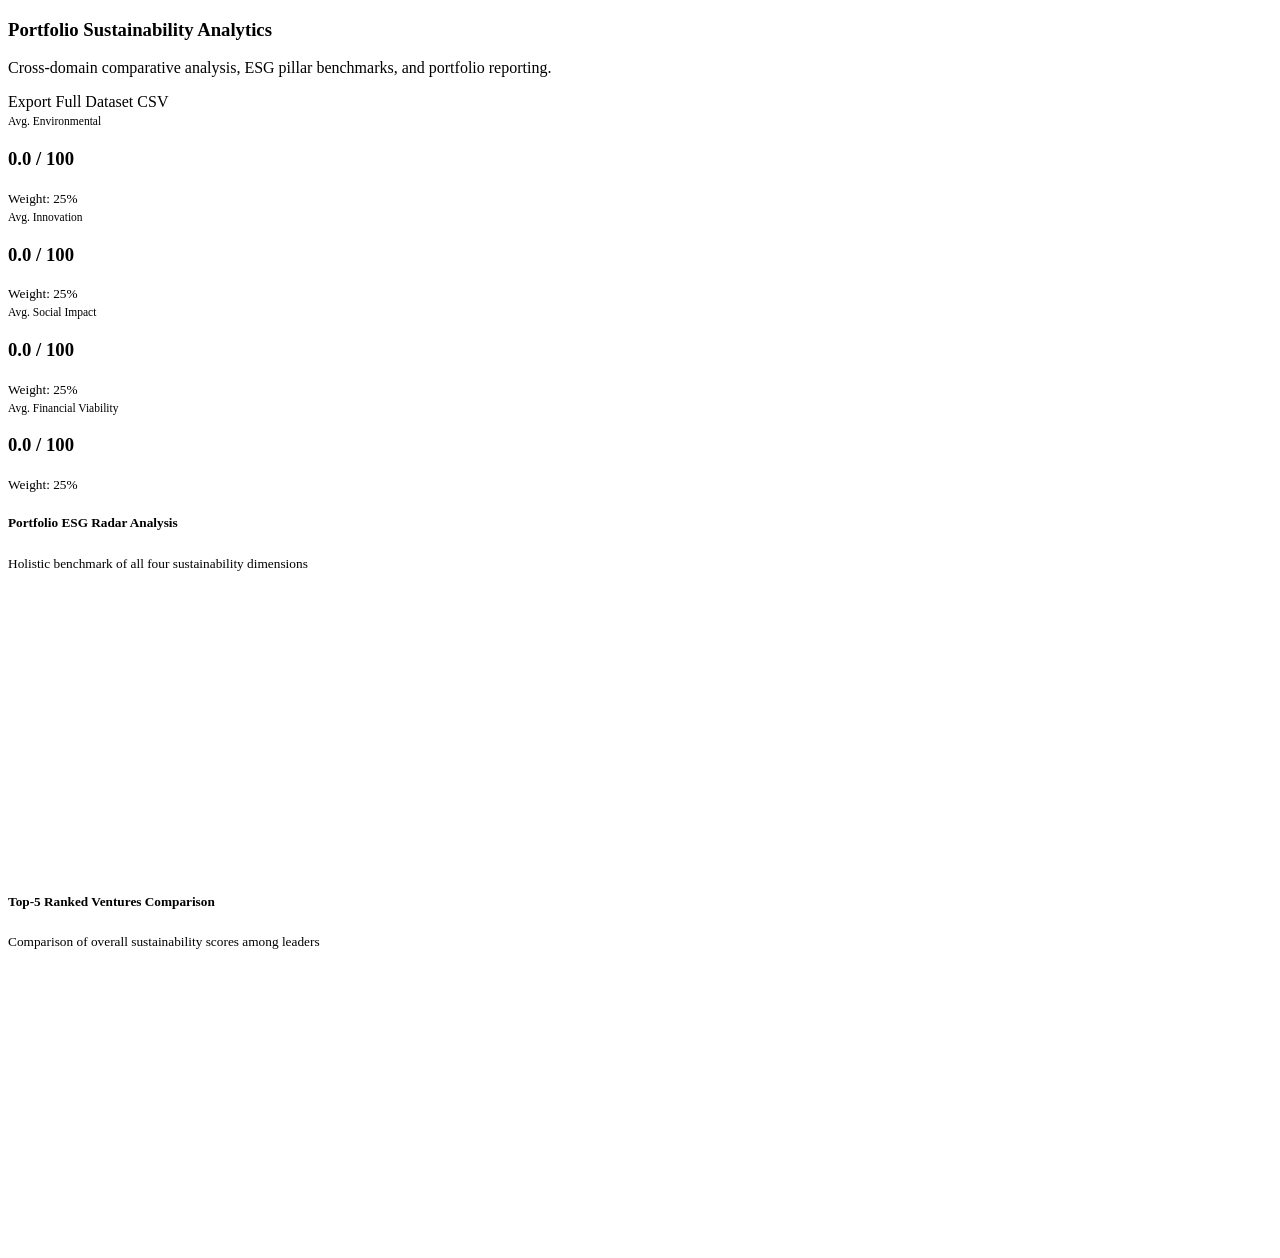
<file: src/main/resources/templates/analytics.html>
<!DOCTYPE html>
<html lang="en" xmlns:th="http://www.thymeleaf.org">
<head th:replace="~{fragments/layout :: head('Portfolio Analytics')}"></head>
<body class="bg-light">

<div th:replace="~{fragments/layout :: #wrapper}">
    <div th:fragment="content">
        <!-- Header -->
        <div class="d-flex flex-column flex-md-row justify-content-between align-items-md-center gap-3 mb-4">
            <div>
                <h3 class="fw-bold mb-1 text-dark">Portfolio Sustainability Analytics</h3>
                <p class="text-muted small mb-0">Cross-domain comparative analysis, ESG pillar benchmarks, and portfolio reporting.</p>
            </div>
            <div>
                <a th:href="@{/export/csv}" class="btn btn-outline-secondary btn-sm">
                    <i class="bi bi-download me-1"></i> Export Full Dataset CSV
                </a>
            </div>
        </div>

        <!-- 4 Criteria Macro KPI Cards -->
        <div class="row g-3 mb-4">
            <div class="col-6 col-lg-3">
                <div class="card border-0 bg-white p-3">
                    <small class="text-muted text-uppercase fw-semibold" style="font-size: 0.72rem;">Avg. Environmental</small>
                    <h3 class="fw-bold text-success mb-1" th:text="${stats.averageEnvironmental} + ' / 100'">0.0 / 100</h3>
                    <small class="text-muted">Weight: 25%</small>
                </div>
            </div>
            <div class="col-6 col-lg-3">
                <div class="card border-0 bg-white p-3">
                    <small class="text-muted text-uppercase fw-semibold" style="font-size: 0.72rem;">Avg. Innovation</small>
                    <h3 class="fw-bold text-primary mb-1" th:text="${stats.averageInnovation} + ' / 100'">0.0 / 100</h3>
                    <small class="text-muted">Weight: 25%</small>
                </div>
            </div>
            <div class="col-6 col-lg-3">
                <div class="card border-0 bg-white p-3">
                    <small class="text-muted text-uppercase fw-semibold" style="font-size: 0.72rem;">Avg. Social Impact</small>
                    <h3 class="fw-bold text-warning-emphasis mb-1" th:text="${stats.averageSocial} + ' / 100'">0.0 / 100</h3>
                    <small class="text-muted">Weight: 25%</small>
                </div>
            </div>
            <div class="col-6 col-lg-3">
                <div class="card border-0 bg-white p-3">
                    <small class="text-muted text-uppercase fw-semibold" style="font-size: 0.72rem;">Avg. Financial Viability</small>
                    <h3 class="fw-bold text-info mb-1" th:text="${stats.averageFinancial} + ' / 100'">0.0 / 100</h3>
                    <small class="text-muted">Weight: 25%</small>
                </div>
            </div>
        </div>

        <!-- Analytics Charts -->
        <div class="row g-4 mb-4">
            <div class="col-12 col-lg-6">
                <div class="card border-0 bg-white p-4 h-100">
                    <h5 class="fw-bold text-dark mb-1">Portfolio ESG Radar Analysis</h5>
                    <small class="text-muted mb-3 d-block">Holistic benchmark of all four sustainability dimensions</small>
                    <div style="height: 300px;">
                        <canvas id="portfolioRadarChart"></canvas>
                    </div>
                </div>
            </div>
            <div class="col-12 col-lg-6">
                <div class="card border-0 bg-white p-4 h-100">
                    <h5 class="fw-bold text-dark mb-1">Top-5 Ranked Ventures Comparison</h5>
                    <small class="text-muted mb-3 d-block">Comparison of overall sustainability scores among leaders</small>
                    <div style="height: 300px;">
                        <canvas id="top5ComparisonChart"></canvas>
                    </div>
                </div>
            </div>
        </div>

        <script th:inline="javascript">
            /*<![CDATA[*/
            document.addEventListener('DOMContentLoaded', function() {
                // Portfolio Radar Chart
                var radarCtx = document.getElementById('portfolioRadarChart').getContext('2d');
                new Chart(radarCtx, {
                    type: 'radar',
                    data: {
                        labels: ['Environmental (25%)', 'Innovation (25%)', 'Social Impact (25%)', 'Financial Viability (25%)'],
                        datasets: [{
                            label: 'Portfolio Average',
                            data: [
                                /*[(${stats.averageEnvironmental})]*/ 0,
                                /*[(${stats.averageInnovation})]*/ 0,
                                /*[(${stats.averageSocial})]*/ 0,
                                /*[(${stats.averageFinancial})]*/ 0
                            ],
                            backgroundColor: 'rgba(5, 150, 105, 0.25)',
                            borderColor: '#059669',
                            pointBackgroundColor: '#059669'
                        }]
                    },
                    options: {
                        responsive: true,
                        maintainAspectRatio: false,
                        scales: {
                            r: {
                                suggestedMin: 0,
                                suggestedMax: 100
                            }
                        }
                    }
                });

                // Top 5 Ventures Chart
                var top5Names = [];
                var top5Scores = [];
                /*[# th:each="s, stat : ${rankedStartups}" th:if="${s.isAssessed && stat.index < 5}"]*/
                top5Names.push(/*[[${s.name}]]*/ '');
                top5Scores.push(/*[[${s.overallScore}]]*/ 0);
                /*[/]*/

                var top5Ctx = document.getElementById('top5ComparisonChart').getContext('2d');
                new Chart(top5Ctx, {
                    type: 'bar',
                    data: {
                        labels: top5Names,
                        datasets: [{
                            label: 'Overall Score (/100)',
                            data: top5Scores,
                            backgroundColor: '#0f172a',
                            borderRadius: 6
                        }]
                    },
                    options: {
                        responsive: true,
                        maintainAspectRatio: false,
                        scales: {
                            y: { beginAtZero: true, max: 100 }
                        }
                    }
                });
            });
            /*]]>*/
        </script>
    </div>
</div>

</body>
</html>
</file>
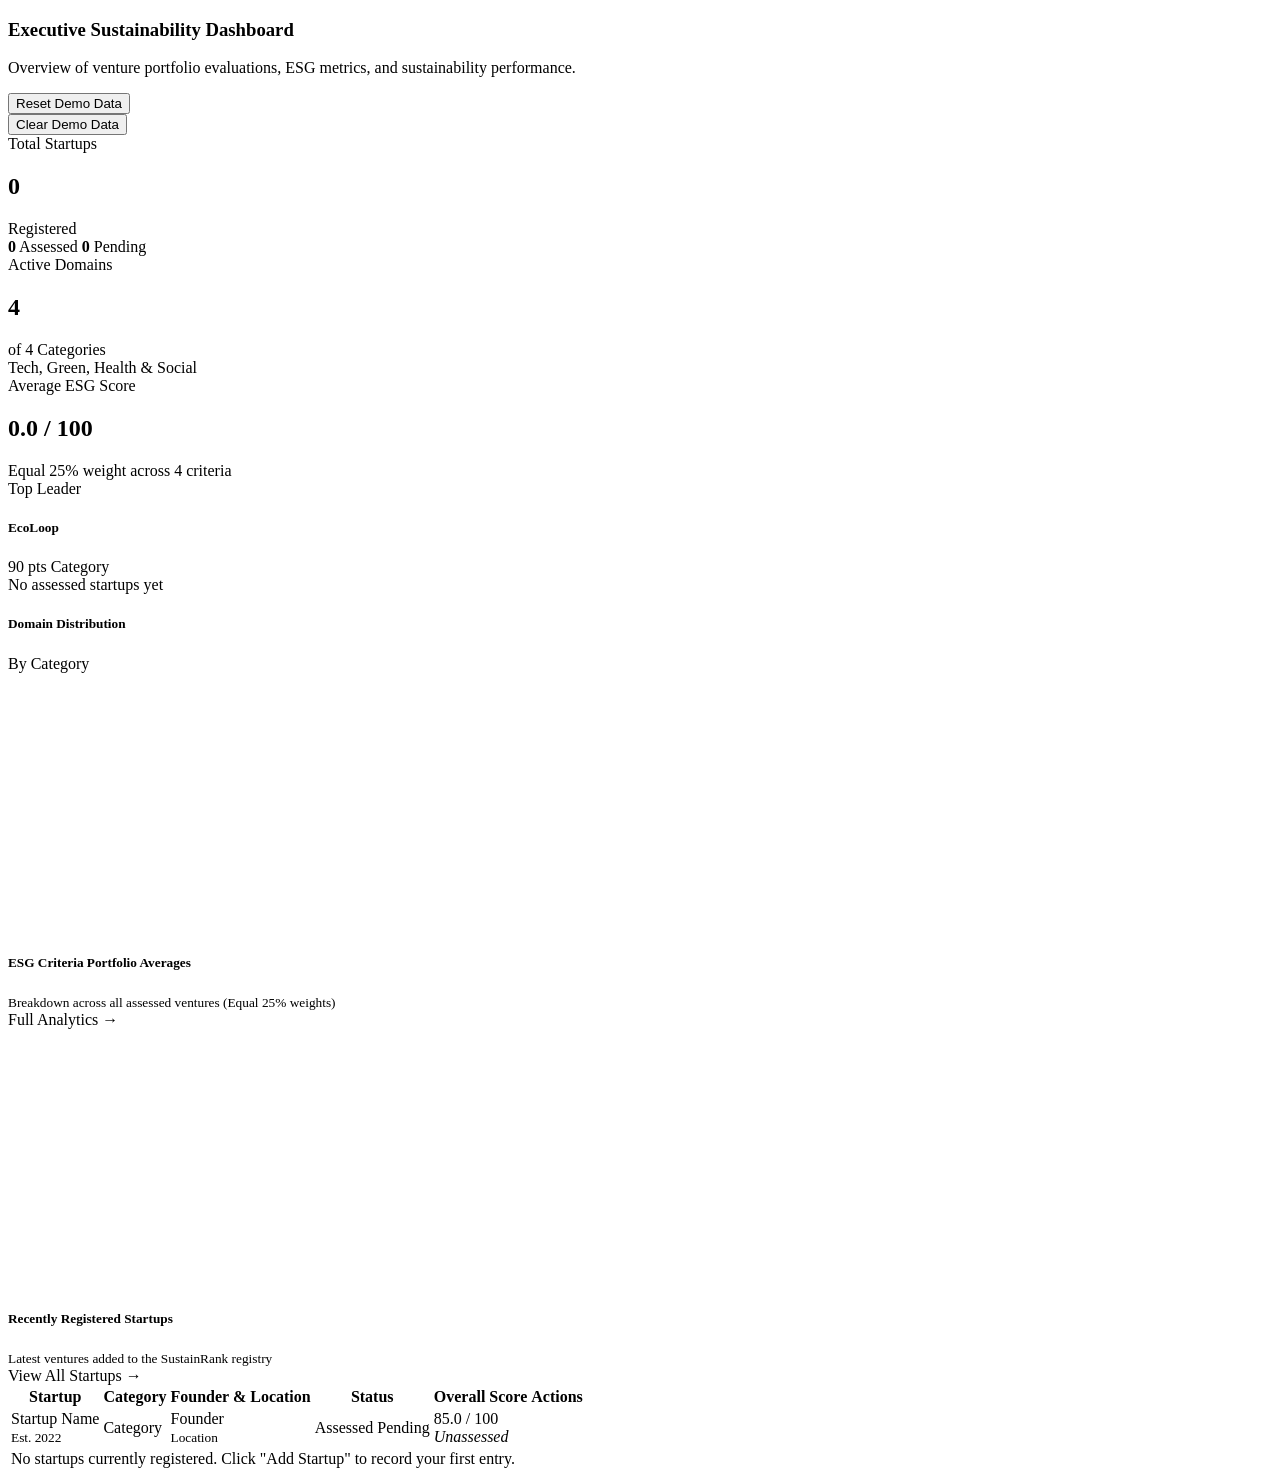
<file: src/main/resources/templates/dashboard.html>
<!DOCTYPE html>
<html lang="en" xmlns:th="http://www.thymeleaf.org">
<head th:replace="~{fragments/layout :: head('Executive Dashboard')}"></head>
<body class="bg-light">

<div th:replace="~{fragments/layout :: #wrapper}">
    <div th:fragment="content">
        <!-- Dashboard Header -->
        <div class="d-flex flex-column flex-md-row justify-content-between align-items-md-center gap-3 mb-4">
            <div>
                <h3 class="fw-bold mb-1 text-dark">Executive Sustainability Dashboard</h3>
                <p class="text-muted small mb-0">Overview of venture portfolio evaluations, ESG metrics, and sustainability performance.</p>
            </div>
            <div class="d-flex align-items-center gap-2">
                <form th:action="@{/demo/reset}" method="post" class="d-inline" onsubmit="return confirm('Reset all demo records to initial dataset?');">
                    <button type="submit" class="btn btn-outline-secondary btn-sm" title="Restore Default Seed Data">
                        <i class="bi bi-arrow-counterclockwise"></i> Reset Demo Data
                    </button>
                </form>
                <form th:action="@{/demo/clear}" method="post" class="d-inline" onsubmit="return confirm('Purge all sample demonstration records?');">
                    <button type="submit" class="btn btn-outline-danger btn-sm" title="Purge Sample Records">
                        <i class="bi bi-trash"></i> Clear Demo Data
                    </button>
                </form>
            </div>
        </div>

        <!-- 4 KPI Summary Cards -->
        <div class="row g-3 mb-4">
            <!-- Metric 1: Total Startups -->
            <div class="col-12 col-sm-6 col-xl-3">
                <div class="card metric-card border-0 h-100 p-3 bg-white">
                    <div class="d-flex justify-content-between align-items-center mb-2">
                        <span class="text-muted small fw-medium text-uppercase">Total Startups</span>
                        <div class="metric-icon-box bg-primary-subtle text-primary">
                            <i class="bi bi-building"></i>
                        </div>
                    </div>
                    <div class="d-flex align-items-baseline gap-2">
                        <h2 class="fw-bold mb-0 text-dark" th:text="${stats.totalStartups}">0</h2>
                        <span class="badge bg-light text-muted border">Registered</span>
                    </div>
                    <div class="small text-muted mt-2 d-flex align-items-center justify-content-between">
                        <span><strong th:text="${stats.assessedCount}">0</strong> Assessed</span>
                        <span><strong th:text="${stats.pendingCount}">0</strong> Pending</span>
                    </div>
                </div>
            </div>

            <!-- Metric 2: Active Categories -->
            <div class="col-12 col-sm-6 col-xl-3">
                <div class="card metric-card border-0 h-100 p-3 bg-white">
                    <div class="d-flex justify-content-between align-items-center mb-2">
                        <span class="text-muted small fw-medium text-uppercase">Active Domains</span>
                        <div class="metric-icon-box bg-info-subtle text-info">
                            <i class="bi bi-grid"></i>
                        </div>
                    </div>
                    <div class="d-flex align-items-baseline gap-2">
                        <h2 class="fw-bold mb-0 text-dark" th:text="${stats.totalCategories}">4</h2>
                        <span class="badge bg-light text-muted border">of 4 Categories</span>
                    </div>
                    <div class="small text-muted mt-2">
                        Tech, Green, Health &amp; Social
                    </div>
                </div>
            </div>

            <!-- Metric 3: Average Sustainability Score -->
            <div class="col-12 col-sm-6 col-xl-3">
                <div class="card metric-card border-0 h-100 p-3 bg-white">
                    <div class="d-flex justify-content-between align-items-center mb-2">
                        <span class="text-muted small fw-medium text-uppercase">Average ESG Score</span>
                        <div class="metric-icon-box bg-success-subtle text-success">
                            <i class="bi bi-patch-check"></i>
                        </div>
                    </div>
                    <div class="d-flex align-items-baseline gap-2">
                        <h2 class="fw-bold mb-0 text-emerald" th:text="${stats.averageSustainabilityScore} + ' / 100'">0.0 / 100</h2>
                    </div>
                    <div class="small text-muted mt-2">
                        Equal 25% weight across 4 criteria
                    </div>
                </div>
            </div>

            <!-- Metric 4: Highest Ranked Startup -->
            <div class="col-12 col-sm-6 col-xl-3">
                <div class="card metric-card border-0 h-100 p-3 bg-white">
                    <div class="d-flex justify-content-between align-items-center mb-2">
                        <span class="text-muted small fw-medium text-uppercase">Top Leader</span>
                        <div class="metric-icon-box bg-warning-subtle text-warning">
                            <i class="bi bi-trophy-fill"></i>
                        </div>
                    </div>
                    <div th:if="${stats.topRankedStartup != null}">
                        <h5 class="fw-bold text-dark text-truncate mb-1" th:text="${stats.topRankedStartup.name}">EcoLoop</h5>
                        <div class="d-flex align-items-center gap-2">
                            <span class="badge bg-success-subtle text-success border border-success-subtle fw-semibold"
                                  th:text="${stats.topRankedStartup.overallScore} + ' pts'">90 pts</span>
                            <span class="small text-muted" th:text="${stats.topRankedStartup.category.displayName}">Category</span>
                        </div>
                    </div>
                    <div th:unless="${stats.topRankedStartup != null}" class="text-muted small py-2">
                        No assessed startups yet
                    </div>
                </div>
            </div>
        </div>

        <!-- Charts Row -->
        <div class="row g-3 mb-4">
            <!-- Chart 1: Category Distribution -->
            <div class="col-12 col-lg-5">
                <div class="card border-0 p-4 h-100 bg-white">
                    <div class="d-flex justify-content-between align-items-center mb-3">
                        <h5 class="fw-bold text-dark mb-0">Domain Distribution</h5>
                        <span class="badge bg-light text-muted border">By Category</span>
                    </div>
                    <div style="height: 260px; position: relative;">
                        <canvas id="categoryDistributionChart"></canvas>
                    </div>
                </div>
            </div>

            <!-- Chart 2: 4 Pillars Benchmark -->
            <div class="col-12 col-lg-7">
                <div class="card border-0 p-4 h-100 bg-white">
                    <div class="d-flex justify-content-between align-items-center mb-3">
                        <div>
                            <h5 class="fw-bold text-dark mb-0">ESG Criteria Portfolio Averages</h5>
                            <small class="text-muted">Breakdown across all assessed ventures (Equal 25% weights)</small>
                        </div>
                        <a th:href="@{/analytics}" class="btn btn-outline-secondary btn-sm">Full Analytics &rarr;</a>
                    </div>
                    <div style="height: 260px; position: relative;">
                        <canvas id="criteriaBenchmarkChart"></canvas>
                    </div>
                </div>
            </div>
        </div>

        <!-- Recent Startups Table -->
        <div class="card border-0 bg-white p-4">
            <div class="d-flex justify-content-between align-items-center mb-3">
                <div>
                    <h5 class="fw-bold text-dark mb-1">Recently Registered Startups</h5>
                    <small class="text-muted">Latest ventures added to the SustainRank registry</small>
                </div>
                <a th:href="@{/startups}" class="btn btn-outline-secondary btn-sm">View All Startups &rarr;</a>
            </div>

            <div class="table-responsive">
                <table class="table table-hover align-middle mb-0">
                    <thead class="table-light small text-uppercase text-muted">
                        <tr>
                            <th>Startup</th>
                            <th>Category</th>
                            <th>Founder &amp; Location</th>
                            <th>Status</th>
                            <th>Overall Score</th>
                            <th class="text-end">Actions</th>
                        </tr>
                    </thead>
                    <tbody>
                        <tr th:each="startup : ${recentStartups}">
                            <td>
                                <div class="fw-bold text-dark" th:text="${startup.name}">Startup Name</div>
                                <small class="text-muted" th:text="'Est. ' + ${startup.yearEstablished}">Est. 2022</small>
                            </td>
                            <td>
                                <span th:class="'badge ' +
                                      (${startup.category.name() == 'TechStartup'} ? 'badge-tech' :
                                      (${startup.category.name() == 'GreenStartup'} ? 'badge-green' :
                                      (${startup.category.name() == 'HealthStartup'} ? 'badge-health' : 'badge-social')))"
                                      th:text="${startup.category.displayName}">Category</span>
                            </td>
                            <td>
                                <div th:text="${startup.founderName}">Founder</div>
                                <small class="text-muted" th:text="${startup.location}">Location</small>
                            </td>
                            <td>
                                <span th:if="${startup.isAssessed}" class="badge bg-success-subtle text-success border border-success-subtle">
                                    <i class="bi bi-check-circle me-1"></i> Assessed
                                </span>
                                <span th:unless="${startup.isAssessed}" class="badge bg-secondary-subtle text-secondary border">
                                    <i class="bi bi-clock me-1"></i> Pending
                                </span>
                            </td>
                            <td>
                                <div th:if="${startup.isAssessed}">
                                    <span class="fw-bold text-emerald" th:text="${startup.overallScore} + ' / 100'">85.0 / 100</span>
                                </div>
                                <div th:unless="${startup.isAssessed}" class="text-muted small">
                                    <em>Unassessed</em>
                                </div>
                            </td>
                            <td class="text-end">
                                <a th:href="@{'/startups/' + ${startup.id}}" class="btn btn-sm btn-light border" title="View Dossier">
                                    <i class="bi bi-eye"></i>
                                </a>
                                <a th:href="@{'/assess/' + ${startup.id}}" class="btn btn-sm btn-emerald ms-1" title="Evaluate">
                                    <i class="bi bi-sliders"></i>
                                </a>
                            </td>
                        </tr>
                        <tr th:if="${#lists.isEmpty(recentStartups)}">
                            <td colspan="6" class="text-center py-4 text-muted">
                                No startups currently registered. Click "Add Startup" to record your first entry.
                            </td>
                        </tr>
                    </tbody>
                </table>
            </div>
        </div>

        <!-- Chart.js initialization script -->
        <script th:inline="javascript">
            /*<![CDATA[*/
            document.addEventListener('DOMContentLoaded', function () {
                // Category Distribution Chart
                var catData = [
                    /*[(${stats.categoryDistribution.get(T(com.sustainrank.model.StartupCategory).TechStartup)})]*/ 0,
                    /*[(${stats.categoryDistribution.get(T(com.sustainrank.model.StartupCategory).GreenStartup)})]*/ 0,
                    /*[(${stats.categoryDistribution.get(T(com.sustainrank.model.StartupCategory).HealthStartup)})]*/ 0,
                    /*[(${stats.categoryDistribution.get(T(com.sustainrank.model.StartupCategory).SocialStartup)})]*/ 0
                ];

                var catCtx = document.getElementById('categoryDistributionChart').getContext('2d');
                new Chart(catCtx, {
                    type: 'doughnut',
                    data: {
                        labels: ['Tech Startup', 'Green Startup', 'Health Startup', 'Social Startup'],
                        datasets: [{
                            data: catData,
                            backgroundColor: ['#3b82f6', '#10b981', '#06b6d4', '#f59e0b'],
                            borderWidth: 2,
                            borderColor: '#ffffff'
                        }]
                    },
                    options: {
                        responsive: true,
                        maintainAspectRatio: false,
                        plugins: {
                            legend: { position: 'bottom' }
                        },
                        cutout: '68%'
                    }
                });

                // ESG Pillars Criteria Benchmark Chart
                var criteriaCtx = document.getElementById('criteriaBenchmarkChart').getContext('2d');
                new Chart(criteriaCtx, {
                    type: 'bar',
                    data: {
                        labels: ['Environmental (25%)', 'Innovation (25%)', 'Social Impact (25%)', 'Financial Viability (25%)'],
                        datasets: [{
                            label: 'Portfolio Average Score (0-100)',
                            data: [
                                /*[(${stats.averageEnvironmental})]*/ 0,
                                /*[(${stats.averageInnovation})]*/ 0,
                                /*[(${stats.averageSocial})]*/ 0,
                                /*[(${stats.averageFinancial})]*/ 0
                            ],
                            backgroundColor: ['#059669', '#2563eb', '#d97706', '#0284c7'],
                            borderRadius: 6
                        }]
                    },
                    options: {
                        responsive: true,
                        maintainAspectRatio: false,
                        scales: {
                            y: {
                                beginAtZero: true,
                                max: 100,
                                grid: { color: '#f1f5f9' }
                            },
                            x: {
                                grid: { display: false }
                            }
                        },
                        plugins: {
                            legend: { display: false }
                        }
                    }
                });
            });
            /*]]>*/
        </script>
    </div>
</div>

</body>
</html>
</file>
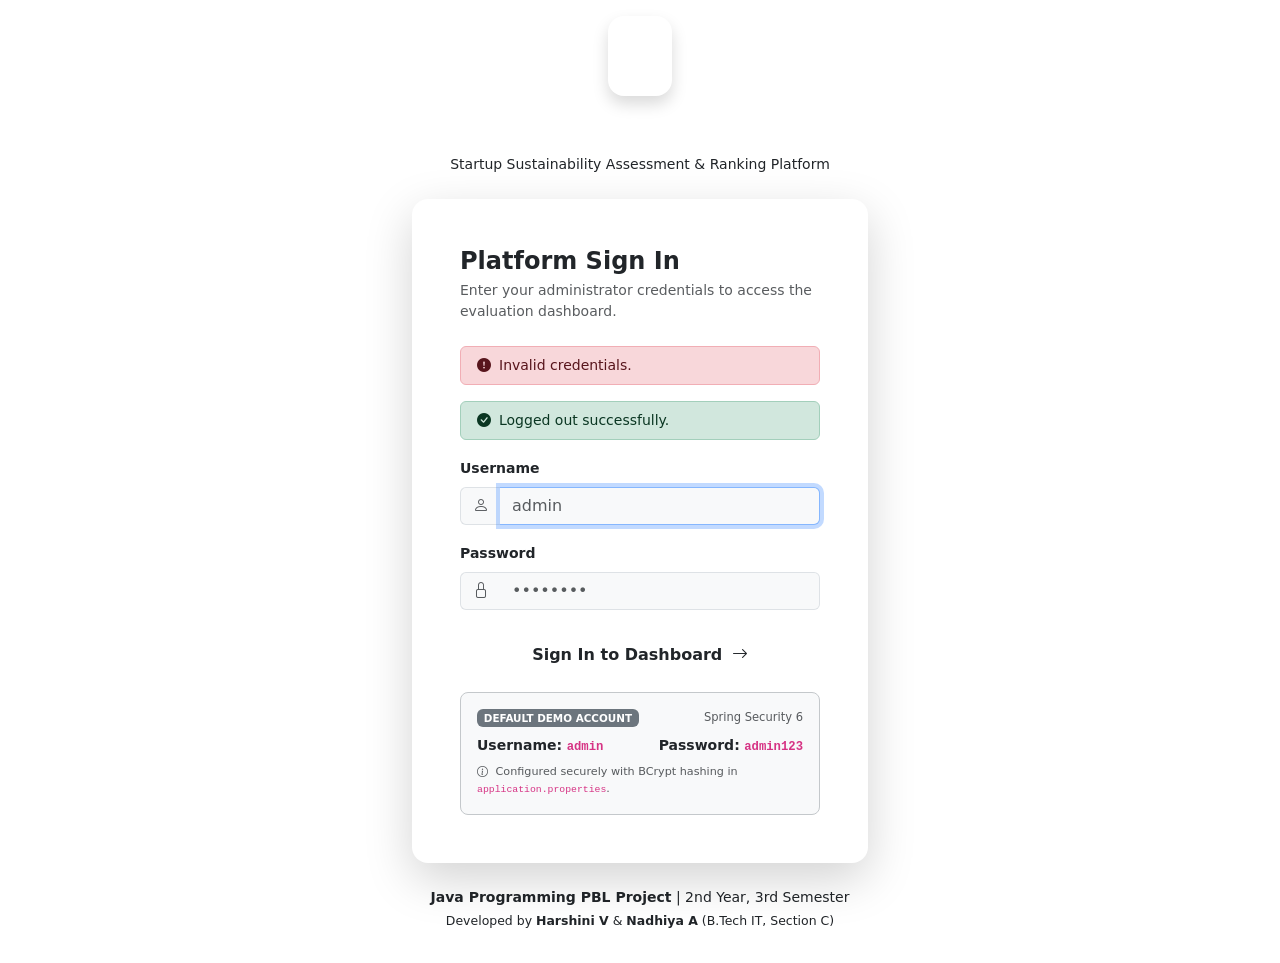
<file: src/main/resources/templates/login.html>
<!DOCTYPE html>
<html lang="en" xmlns:th="http://www.thymeleaf.org">
<head>
    <meta charset="UTF-8">
    <meta name="viewport" content="width=device-width, initial-scale=1.0">
    <title>Login | SustainRank – Startup Sustainability Platform</title>
    <link href="https://cdn.jsdelivr.net/npm/bootstrap@5.3.2/dist/css/bootstrap.min.css" rel="stylesheet">
    <link href="https://cdn.jsdelivr.net/npm/bootstrap-icons@1.11.3/font/bootstrap-icons.min.css" rel="stylesheet">
    <link href="https://fonts.googleapis.com/css2?family=Plus+Jakarta+Sans:wght@400;500;600;700;800&display=swap" rel="stylesheet">
    <link rel="stylesheet" th:href="@{/css/custom.css}">
</head>
<body class="bg-navy min-vh-100 d-flex align-items-center justify-content-center p-3">

<div class="container" style="max-width: 480px;">
    <!-- Logo & Brand Header -->
    <div class="text-center mb-4">
        <div class="brand-icon bg-emerald text-white rounded-4 p-3 d-inline-flex align-items-center justify-content-center mb-3 shadow">
            <i class="bi bi-shield-check fs-2"></i>
        </div>
        <h2 class="text-white fw-bold mb-1">Sustain<span class="text-emerald">Rank</span></h2>
        <p class="text-slate-400 small mb-0">Startup Sustainability Assessment &amp; Ranking Platform</p>
    </div>

    <!-- Login Card -->
    <div class="card border-0 shadow-lg p-4 p-md-5 rounded-4 bg-white">
        <div class="mb-4">
            <h4 class="fw-bold text-dark mb-1">Platform Sign In</h4>
            <p class="text-muted small mb-0">Enter your administrator credentials to access the evaluation dashboard.</p>
        </div>

        <!-- Error / Logout Alerts -->
        <div th:if="${errorMessage}" class="alert alert-danger py-2 px-3 small d-flex align-items-center mb-3">
            <i class="bi bi-exclamation-circle-fill me-2"></i>
            <span th:text="${errorMessage}">Invalid credentials.</span>
        </div>
        <div th:if="${successMessage}" class="alert alert-success py-2 px-3 small d-flex align-items-center mb-3">
            <i class="bi bi-check-circle-fill me-2"></i>
            <span th:text="${successMessage}">Logged out successfully.</span>
        </div>

        <!-- Form submission to Spring Security /login -->
        <form th:action="@{/login}" method="post">
            <div class="mb-3">
                <label for="username" class="form-label small fw-semibold text-dark">Username</label>
                <div class="input-group">
                    <span class="input-group-text bg-light border-end-0 text-muted"><i class="bi bi-person"></i></span>
                    <input type="text" class="form-control bg-light border-start-0" id="username" name="username"
                           placeholder="admin" required autofocus>
                </div>
            </div>

            <div class="mb-4">
                <label for="password" class="form-label small fw-semibold text-dark">Password</label>
                <div class="input-group">
                    <span class="input-group-text bg-light border-end-0 text-muted"><i class="bi bi-lock"></i></span>
                    <input type="password" class="form-control bg-light border-start-0" id="password" name="password"
                           placeholder="••••••••" required>
                </div>
            </div>

            <button type="submit" class="btn btn-emerald w-100 py-2 fw-semibold rounded-3 mb-3">
                Sign In to Dashboard <i class="bi bi-arrow-right ms-1"></i>
            </button>
        </form>

        <!-- Demo Account Credentials Box -->
        <div class="p-3 bg-light rounded-3 border border-secondary-subtle">
            <div class="d-flex align-items-center justify-content-between mb-1">
                <span class="badge bg-secondary text-uppercase fw-semibold" style="font-size: 0.65rem;">Default Demo Account</span>
                <span class="text-muted small" style="font-size: 0.72rem;">Spring Security 6</span>
            </div>
            <div class="d-flex justify-content-between small text-dark mt-2">
                <div><strong>Username:</strong> <code class="text-emerald fw-bold">admin</code></div>
                <div><strong>Password:</strong> <code class="text-emerald fw-bold">admin123</code></div>
            </div>
            <small class="text-muted d-block mt-2" style="font-size: 0.7rem;">
                <i class="bi bi-info-circle me-1"></i> Configured securely with BCrypt hashing in <code>application.properties</code>.
            </small>
        </div>
    </div>

    <!-- PBL Academic Credits -->
    <div class="text-center mt-4">
        <p class="text-slate-400 small mb-1">
            <strong>Java Programming PBL Project</strong> | 2nd Year, 3rd Semester
        </p>
        <p class="text-slate-400" style="font-size: 0.78rem;">
            Developed by <strong>Harshini V</strong> &amp; <strong>Nadhiya A</strong> (B.Tech IT, Section C)
        </p>
    </div>
</div>

<script src="https://cdn.jsdelivr.net/npm/bootstrap@5.3.2/dist/js/bootstrap.bundle.min.js"></script>
</body>
</html>
</file>
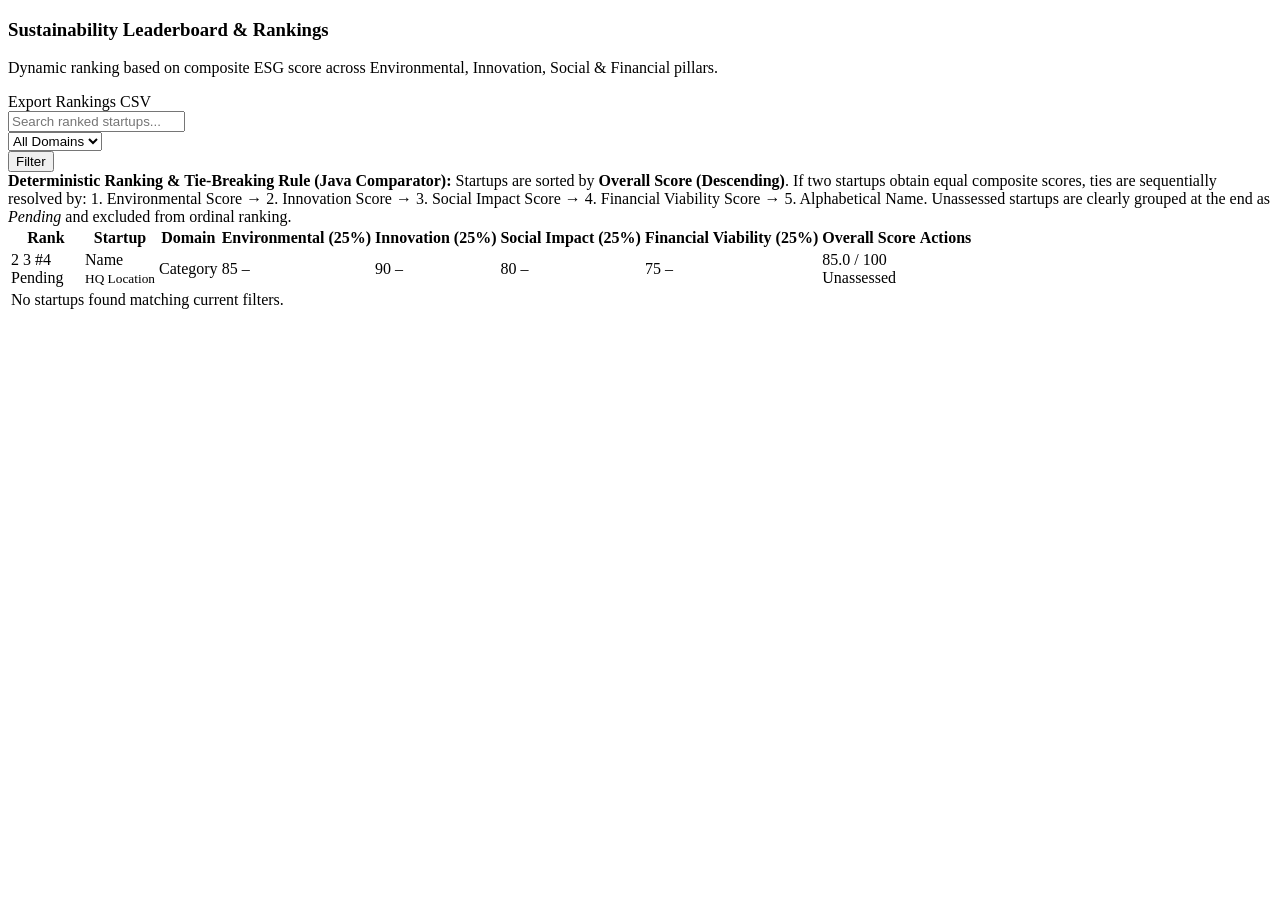
<file: src/main/resources/templates/rankings.html>
<!DOCTYPE html>
<html lang="en" xmlns:th="http://www.thymeleaf.org">
<head th:replace="~{fragments/layout :: head('Rankings & Leaderboard')}"></head>
<body class="bg-light">

<div th:replace="~{fragments/layout :: #wrapper}">
    <div th:fragment="content">
        <!-- Header -->
        <div class="d-flex flex-column flex-md-row justify-content-between align-items-md-center gap-3 mb-4">
            <div>
                <h3 class="fw-bold mb-1 text-dark">Sustainability Leaderboard &amp; Rankings</h3>
                <p class="text-muted small mb-0">Dynamic ranking based on composite ESG score across Environmental, Innovation, Social &amp; Financial pillars.</p>
            </div>
            <div class="d-flex align-items-center gap-2">
                <a th:href="@{/export/csv}" class="btn btn-outline-secondary btn-sm d-flex align-items-center gap-1">
                    <i class="bi bi-file-earmark-spreadsheet"></i> Export Rankings CSV
                </a>
            </div>
        </div>

        <!-- Filter & Search Toolbar -->
        <div class="card border-0 bg-white p-3 mb-4">
            <form th:action="@{/rankings}" method="get" class="row g-2 align-items-center">
                <div class="col-12 col-md-5">
                    <div class="input-group input-group-sm">
                        <span class="input-group-text bg-light text-muted border-end-0"><i class="bi bi-search"></i></span>
                        <input type="text" name="query" class="form-control bg-light border-start-0"
                               placeholder="Search ranked startups..." th:value="${searchQuery}">
                    </div>
                </div>
                <div class="col-12 col-md-4">
                    <select name="category" class="form-select form-select-sm bg-light">
                        <option value="">All Domains</option>
                        <option th:each="cat : ${categories}"
                                th:value="${cat}"
                                th:text="${cat.displayName}"
                                th:selected="${selectedCategory == cat}">Category</option>
                    </select>
                </div>
                <div class="col-12 col-md-3 d-flex gap-2">
                    <button type="submit" class="btn btn-dark btn-sm flex-grow-1">Filter</button>
                    <a th:href="@{/rankings}" class="btn btn-outline-secondary btn-sm" title="Clear">
                        <i class="bi bi-x-circle"></i>
                    </a>
                </div>
            </form>
        </div>

        <!-- Deterministic Tie-Handling Explanation Alert -->
        <div class="alert alert-light border border-slate-700 bg-white p-3 rounded-3 mb-4 d-flex align-items-start gap-3">
            <i class="bi bi-diagram-3-fill fs-4 text-emerald"></i>
            <div class="small text-muted">
                <strong class="text-dark d-block mb-1">Deterministic Ranking &amp; Tie-Breaking Rule (Java Comparator):</strong>
                Startups are sorted by <strong>Overall Score (Descending)</strong>. If two startups obtain equal composite scores, ties are sequentially resolved by:
                <span class="text-dark fw-semibold">1. Environmental Score</span> &rarr;
                <span class="text-dark fw-semibold">2. Innovation Score</span> &rarr;
                <span class="text-dark fw-semibold">3. Social Impact Score</span> &rarr;
                <span class="text-dark fw-semibold">4. Financial Viability Score</span> &rarr;
                <span class="text-dark fw-semibold">5. Alphabetical Name</span>.
                Unassessed startups are clearly grouped at the end as <em>Pending</em> and excluded from ordinal ranking.
            </div>
        </div>

        <!-- Rankings Table -->
        <div class="card border-0 bg-white p-4">
            <div class="table-responsive">
                <table class="table table-hover align-middle mb-0">
                    <thead class="table-light small text-uppercase text-muted">
                        <tr>
                            <th style="width: 70px;">Rank</th>
                            <th>Startup</th>
                            <th>Domain</th>
                            <th class="text-center">Environmental (25%)</th>
                            <th class="text-center">Innovation (25%)</th>
                            <th class="text-center">Social Impact (25%)</th>
                            <th class="text-center">Financial Viability (25%)</th>
                            <th class="text-center">Overall Score</th>
                            <th class="text-end">Actions</th>
                        </tr>
                    </thead>
                    <tbody>
                        <tr th:each="startup : ${startups}" th:class="${startup.rank == 1} ? 'table-warning-subtle' : ''">
                            <!-- Rank Column with Badges for Top 3 -->
                            <td>
                                <div th:if="${startup.rank != null}">
                                    <span th:if="${startup.rank == 1}" class="badge bg-warning text-dark p-2 fs-6 rounded-circle d-inline-flex align-items-center justify-content-center" style="width: 32px; height: 32px;">
                                        <i class="bi bi-trophy-fill"></i>
                                    </span>
                                    <span th:if="${startup.rank == 2}" class="badge bg-secondary text-white p-2 fs-6 rounded-circle d-inline-flex align-items-center justify-content-center" style="width: 32px; height: 32px;">
                                        2
                                    </span>
                                    <span th:if="${startup.rank == 3}" class="badge bg-warning-subtle text-warning-emphasis border border-warning p-2 fs-6 rounded-circle d-inline-flex align-items-center justify-content-center" style="width: 32px; height: 32px;">
                                        3
                                    </span>
                                    <span th:if="${startup.rank > 3}" class="fw-bold text-muted ps-2" th:text="'#' + ${startup.rank}">
                                        #4
                                    </span>
                                </div>
                                <div th:unless="${startup.rank != null}">
                                    <span class="badge bg-light text-muted border" title="Awaiting evaluation">Pending</span>
                                </div>
                            </td>

                            <!-- Startup Name & Info -->
                            <td>
                                <div class="fw-bold text-dark">
                                    <a th:href="@{'/startups/' + ${startup.id}}" class="text-decoration-none text-dark" th:text="${startup.name}">Name</a>
                                </div>
                                <small class="text-muted" th:text="${startup.location}">HQ Location</small>
                            </td>

                            <!-- Category -->
                            <td>
                                <span th:class="'badge ' +
                                      (${startup.category.name() == 'TechStartup'} ? 'badge-tech' :
                                      (${startup.category.name() == 'GreenStartup'} ? 'badge-green' :
                                      (${startup.category.name() == 'HealthStartup'} ? 'badge-health' : 'badge-social')))"
                                      th:text="${startup.category.displayName}">Category</span>
                            </td>

                            <!-- Environmental Score -->
                            <td class="text-center">
                                <span th:if="${startup.isAssessed}" class="fw-semibold text-success" th:text="${startup.environmentalScore}">85</span>
                                <span th:unless="${startup.isAssessed}" class="text-muted small">&ndash;</span>
                            </td>

                            <!-- Innovation Score -->
                            <td class="text-center">
                                <span th:if="${startup.isAssessed}" class="fw-semibold text-primary" th:text="${startup.innovationScore}">90</span>
                                <span th:unless="${startup.isAssessed}" class="text-muted small">&ndash;</span>
                            </td>

                            <!-- Social Impact Score -->
                            <td class="text-center">
                                <span th:if="${startup.isAssessed}" class="fw-semibold text-warning-emphasis" th:text="${startup.socialImpactScore}">80</span>
                                <span th:unless="${startup.isAssessed}" class="text-muted small">&ndash;</span>
                            </td>

                            <!-- Financial Viability Score -->
                            <td class="text-center">
                                <span th:if="${startup.isAssessed}" class="fw-semibold text-info" th:text="${startup.financialViabilityScore}">75</span>
                                <span th:unless="${startup.isAssessed}" class="text-muted small">&ndash;</span>
                            </td>

                            <!-- Composite Overall Score -->
                            <td class="text-center">
                                <div th:if="${startup.isAssessed}">
                                    <span th:class="'score-badge ' +
                                          (${startup.overallScore >= 85} ? 'score-high' :
                                          (${startup.overallScore >= 70} ? 'score-medium' :
                                          (${startup.overallScore >= 50} ? 'score-moderate' : 'score-low')))"
                                          th:text="${startup.overallScore} + ' / 100'">
                                        85.0 / 100
                                    </span>
                                </div>
                                <div th:unless="${startup.isAssessed}">
                                    <span class="badge bg-light text-muted border">Unassessed</span>
                                </div>
                            </td>

                            <!-- Actions -->
                            <td class="text-end">
                                <a th:href="@{'/startups/' + ${startup.id}}" class="btn btn-sm btn-light border" title="View Profile">
                                    <i class="bi bi-eye"></i>
                                </a>
                                <a th:href="@{'/assess/' + ${startup.id}}" class="btn btn-sm btn-emerald ms-1" title="Evaluate">
                                    <i class="bi bi-sliders"></i>
                                </a>
                            </td>
                        </tr>

                        <tr th:if="${#lists.isEmpty(startups)}">
                            <td colspan="9" class="text-center py-5 text-muted">
                                No startups found matching current filters.
                            </td>
                        </tr>
                    </tbody>
                </table>
            </div>
        </div>
    </div>
</div>

</body>
</html>
</file>
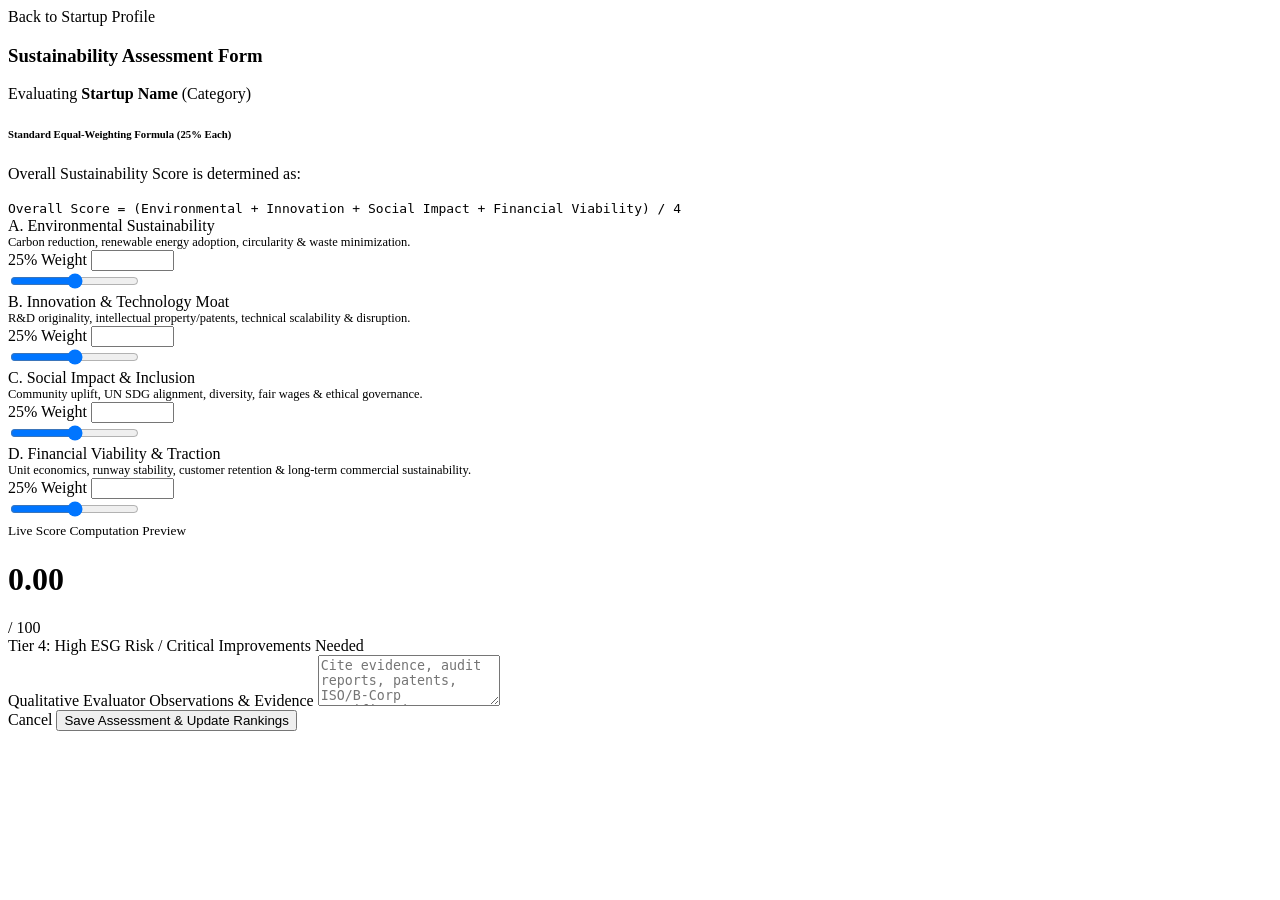
<file: src/main/resources/templates/startups/assess.html>
<!DOCTYPE html>
<html lang="en" xmlns:th="http://www.thymeleaf.org">
<head th:replace="~{fragments/layout :: head('Assess ' + ${startup.name})}"></head>
<body class="bg-light">

<div th:replace="~{fragments/layout :: #wrapper}">
    <div th:fragment="content">
        <!-- Header -->
        <div class="mb-4">
            <a th:href="@{'/startups/' + ${startup.id}}" class="text-decoration-none small text-muted">
                <i class="bi bi-arrow-left me-1"></i> Back to Startup Profile
            </a>
            <h3 class="fw-bold mt-2 mb-1 text-dark">Sustainability Assessment Form</h3>
            <p class="text-muted small mb-0">
                Evaluating <strong class="text-dark" th:text="${startup.name}">Startup Name</strong> (<span th:text="${startup.category.displayName}">Category</span>)
            </p>
        </div>

        <div class="row justify-content-center">
            <div class="col-12 col-lg-8">
                <div class="card border-0 bg-white p-4 p-md-5 mb-4">
                    <!-- Academic Calculation Explanation Banner -->
                    <div class="alert alert-info border-0 bg-info-subtle text-dark p-3 rounded-3 mb-4">
                        <div class="d-flex gap-2">
                            <i class="bi bi-calculator fs-4 text-info"></i>
                            <div>
                                <h6 class="fw-bold mb-1">Standard Equal-Weighting Formula (25% Each)</h6>
                                <p class="small mb-1">
                                    Overall Sustainability Score is determined as:
                                </p>
                                <code class="fw-bold text-dark bg-white px-2 py-1 rounded border d-inline-block">
                                    Overall Score = (Environmental + Innovation + Social Impact + Financial Viability) / 4
                                </code>
                            </div>
                        </div>
                    </div>

                    <form th:action="@{/assess/save}" th:object="${assessmentForm}" method="post">
                        <input type="hidden" th:field="*{startupId}">

                        <!-- Criterion 1: Environmental Sustainability (25%) -->
                        <div class="p-3 mb-3 rounded-3 border bg-light">
                            <div class="d-flex justify-content-between align-items-center mb-2">
                                <div>
                                    <label class="form-label fw-bold text-success mb-0">
                                        <i class="bi bi-tree me-1"></i> A. Environmental Sustainability
                                    </label>
                                    <div class="text-muted" style="font-size: 0.78rem;">
                                        Carbon reduction, renewable energy adoption, circularity &amp; waste minimization.
                                    </div>
                                </div>
                                <div class="d-flex align-items-center gap-1">
                                    <span class="badge bg-success-subtle text-success border border-success-subtle">25% Weight</span>
                                    <input type="number" step="0.1" min="0" max="100" class="form-control form-control-sm text-end fw-bold"
                                           style="width: 75px;" id="envScoreInput" th:field="*{environmentalScore}" oninput="syncScores('env', 'input')">
                                </div>
                            </div>
                            <input type="range" class="form-range" min="0" max="100" step="0.5" id="envScoreSlider"
                                   th:value="*{environmentalScore}" oninput="syncScores('env', 'slider')">
                        </div>

                        <!-- Criterion 2: Innovation (25%) -->
                        <div class="p-3 mb-3 rounded-3 border bg-light">
                            <div class="d-flex justify-content-between align-items-center mb-2">
                                <div>
                                    <label class="form-label fw-bold text-primary mb-0">
                                        <i class="bi bi-lightbulb me-1"></i> B. Innovation &amp; Technology Moat
                                    </label>
                                    <div class="text-muted" style="font-size: 0.78rem;">
                                        R&amp;D originality, intellectual property/patents, technical scalability &amp; disruption.
                                    </div>
                                </div>
                                <div class="d-flex align-items-center gap-1">
                                    <span class="badge bg-primary-subtle text-primary border border-primary-subtle">25% Weight</span>
                                    <input type="number" step="0.1" min="0" max="100" class="form-control form-control-sm text-end fw-bold"
                                           style="width: 75px;" id="innovScoreInput" th:field="*{innovationScore}" oninput="syncScores('innov', 'input')">
                                </div>
                            </div>
                            <input type="range" class="form-range" min="0" max="100" step="0.5" id="innovScoreSlider"
                                   th:value="*{innovationScore}" oninput="syncScores('innov', 'slider')">
                        </div>

                        <!-- Criterion 3: Social Impact (25%) -->
                        <div class="p-3 mb-3 rounded-3 border bg-light">
                            <div class="d-flex justify-content-between align-items-center mb-2">
                                <div>
                                    <label class="form-label fw-bold text-warning-emphasis mb-0">
                                        <i class="bi bi-people me-1"></i> C. Social Impact &amp; Inclusion
                                    </label>
                                    <div class="text-muted" style="font-size: 0.78rem;">
                                        Community uplift, UN SDG alignment, diversity, fair wages &amp; ethical governance.
                                    </div>
                                </div>
                                <div class="d-flex align-items-center gap-1">
                                    <span class="badge bg-warning-subtle text-warning-emphasis border border-warning-subtle">25% Weight</span>
                                    <input type="number" step="0.1" min="0" max="100" class="form-control form-control-sm text-end fw-bold"
                                           style="width: 75px;" id="socScoreInput" th:field="*{socialImpactScore}" oninput="syncScores('soc', 'input')">
                                </div>
                            </div>
                            <input type="range" class="form-range" min="0" max="100" step="0.5" id="socScoreSlider"
                                   th:value="*{socialImpactScore}" oninput="syncScores('soc', 'slider')">
                        </div>

                        <!-- Criterion 4: Financial Viability (25%) -->
                        <div class="p-3 mb-4 rounded-3 border bg-light">
                            <div class="d-flex justify-content-between align-items-center mb-2">
                                <div>
                                    <label class="form-label fw-bold text-info-emphasis mb-0">
                                        <i class="bi bi-graph-up me-1"></i> D. Financial Viability &amp; Traction
                                    </label>
                                    <div class="text-muted" style="font-size: 0.78rem;">
                                        Unit economics, runway stability, customer retention &amp; long-term commercial sustainability.
                                    </div>
                                </div>
                                <div class="d-flex align-items-center gap-1">
                                    <span class="badge bg-info-subtle text-info-emphasis border border-info-subtle">25% Weight</span>
                                    <input type="number" step="0.1" min="0" max="100" class="form-control form-control-sm text-end fw-bold"
                                           style="width: 75px;" id="finScoreInput" th:field="*{financialViabilityScore}" oninput="syncScores('fin', 'input')">
                                </div>
                            </div>
                            <input type="range" class="form-range" min="0" max="100" step="0.5" id="finScoreSlider"
                                   th:value="*{financialViabilityScore}" oninput="syncScores('fin', 'slider')">
                        </div>

                        <!-- Live Calculated Composite Preview Box -->
                        <div class="p-4 rounded-3 bg-emerald-subtle border border-emerald-subtle text-center mb-4">
                            <small class="text-uppercase fw-bold text-emerald-emphasis">Live Score Computation Preview</small>
                            <div class="d-flex justify-content-center align-items-baseline gap-2 my-1">
                                <h1 class="display-4 fw-bold text-emerald mb-0" id="liveOverallScore">50.00</h1>
                                <span class="fs-4 text-emerald-emphasis">/ 100</span>
                            </div>
                            <div id="tierBadge" class="badge bg-emerald text-white px-3 py-1">Tier 3 (Emerging Sustainability)</div>
                        </div>

                        <!-- Evaluator Notes Textarea -->
                        <div class="mb-4">
                            <label for="assessmentNotes" class="form-label small fw-semibold text-dark">
                                Qualitative Evaluator Observations &amp; Evidence
                            </label>
                            <textarea class="form-control" id="assessmentNotes" th:field="*{assessmentNotes}" rows="3"
                                      placeholder="Cite evidence, audit reports, patents, ISO/B-Corp certifications, or field trial results..."></textarea>
                        </div>

                        <!-- Submit Buttons -->
                        <div class="d-flex justify-content-end gap-2 pt-3 border-top">
                            <a th:href="@{'/startups/' + ${startup.id}}" class="btn btn-outline-secondary">Cancel</a>
                            <button type="submit" class="btn btn-emerald px-4">
                                <i class="bi bi-check-circle me-1"></i> Save Assessment &amp; Update Rankings
                            </button>
                        </div>
                    </form>
                </div>
            </div>
        </div>

        <!-- Real-time calculation and slider synchronization script -->
        <script>
            function syncScores(prefix, source) {
                var input = document.getElementById(prefix + 'ScoreInput');
                var slider = document.getElementById(prefix + 'ScoreSlider');

                if (source === 'input') {
                    slider.value = input.value;
                } else {
                    input.value = slider.value;
                }
                updateLiveScore();
            }

            function updateLiveScore() {
                var env = parseFloat(document.getElementById('envScoreInput').value) || 0;
                var innov = parseFloat(document.getElementById('innovScoreInput').value) || 0;
                var soc = parseFloat(document.getElementById('socScoreInput').value) || 0;
                var fin = parseFloat(document.getElementById('finScoreInput').value) || 0;

                var overall = (env * 0.25) + (innov * 0.25) + (soc * 0.25) + (fin * 0.25);
                overall = Math.round(overall * 100) / 100;

                document.getElementById('liveOverallScore').innerText = overall.toFixed(2);

                var badge = document.getElementById('tierBadge');
                if (overall >= 85) {
                    badge.className = 'badge bg-success text-white px-3 py-1';
                    badge.innerText = 'Tier 1: ESG Leader / Exceptional';
                } else if (overall >= 70) {
                    badge.className = 'badge bg-primary text-white px-3 py-1';
                    badge.innerText = 'Tier 2: Strong Sustainability';
                } else if (overall >= 50) {
                    badge.className = 'badge bg-warning text-dark px-3 py-1';
                    badge.innerText = 'Tier 3: Moderate / Developing';
                } else {
                    badge.className = 'badge bg-danger text-white px-3 py-1';
                    badge.innerText = 'Tier 4: High ESG Risk / Critical Improvements Needed';
                }
            }

            document.addEventListener('DOMContentLoaded', updateLiveScore);
        </script>
    </div>
</div>

</body>
</html>
</file>
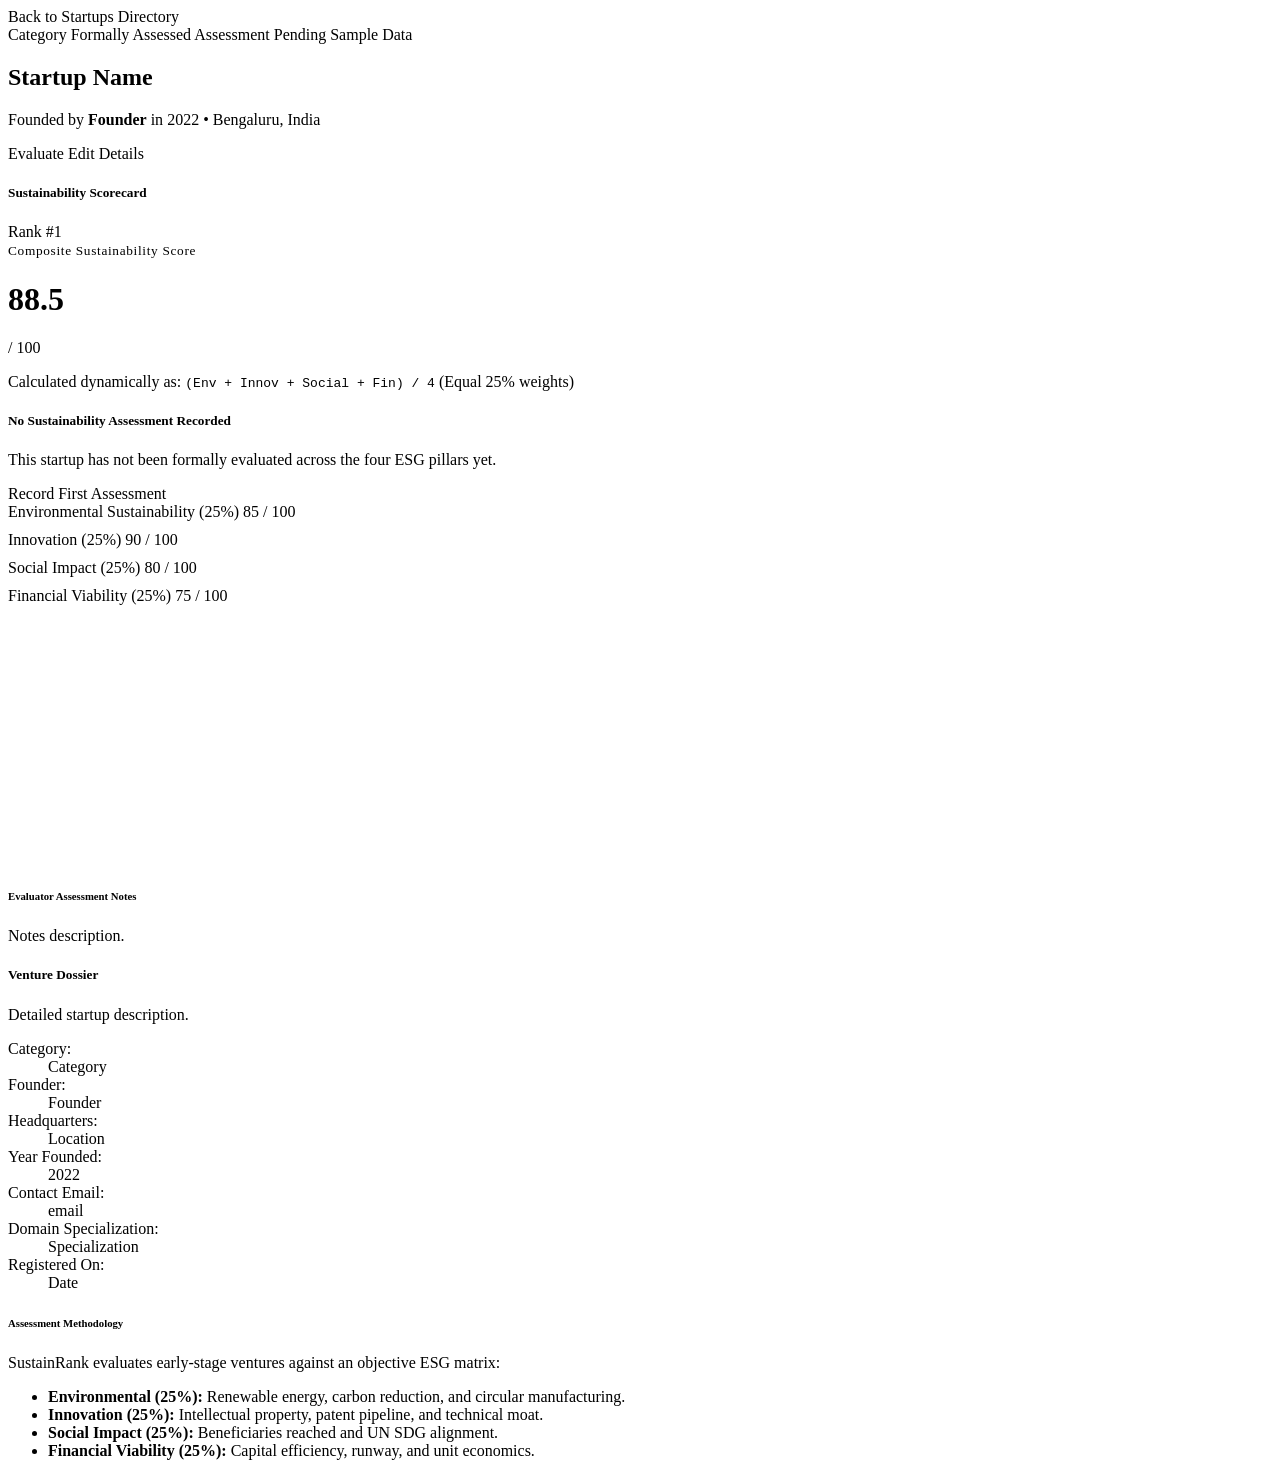
<file: src/main/resources/templates/startups/details.html>
<!DOCTYPE html>
<html lang="en" xmlns:th="http://www.thymeleaf.org">
<head th:replace="~{fragments/layout :: head(${startup.name} + ' Dossier')}"></head>
<body class="bg-light">

<div th:replace="~{fragments/layout :: #wrapper}">
    <div th:fragment="content">
        <!-- Breadcrumb -->
        <div class="mb-3">
            <a th:href="@{/startups}" class="text-decoration-none small text-muted">
                <i class="bi bi-arrow-left me-1"></i> Back to Startups Directory
            </a>
        </div>

        <!-- Header Card -->
        <div class="card border-0 bg-white p-4 mb-4">
            <div class="d-flex flex-column flex-md-row justify-content-between align-items-md-center gap-3">
                <div>
                    <div class="d-flex align-items-center gap-2 mb-2">
                        <span th:class="'badge ' +
                              (${startup.category.name() == 'TechStartup'} ? 'badge-tech' :
                              (${startup.category.name() == 'GreenStartup'} ? 'badge-green' :
                              (${startup.category.name() == 'HealthStartup'} ? 'badge-health' : 'badge-social')))"
                              th:text="${startup.category.displayName}">Category</span>

                        <span th:if="${startup.isAssessed}" class="badge bg-success-subtle text-success border border-success-subtle">
                            <i class="bi bi-check-circle-fill me-1"></i> Formally Assessed
                        </span>
                        <span th:unless="${startup.isAssessed}" class="badge bg-warning-subtle text-warning-emphasis border border-warning-subtle">
                            <i class="bi bi-clock me-1"></i> Assessment Pending
                        </span>

                        <span th:if="${startup.isDemo}" class="badge bg-secondary-subtle text-secondary border" title="Fictional Demo Record">
                            Sample Data
                        </span>
                    </div>

                    <h2 class="fw-bold text-dark mb-1" th:text="${startup.name}">Startup Name</h2>
                    <p class="text-muted mb-0">
                        Founded by <strong class="text-dark" th:text="${startup.founderName}">Founder</strong> in
                        <span th:text="${startup.yearEstablished}">2022</span> &bull;
                        <span th:text="${startup.location}">Bengaluru, India</span>
                    </p>
                </div>

                <!-- Action Controls -->
                <div class="d-flex align-items-center gap-2">
                    <a th:href="@{'/assess/' + ${startup.id}}" class="btn btn-emerald btn-sm">
                        <i class="bi bi-sliders me-1"></i> <span th:text="${startup.isAssessed} ? 'Re-Evaluate Scores' : 'Perform Assessment'">Evaluate</span>
                    </a>
                    <a th:href="@{'/startups/' + ${startup.id} + '/edit'}" class="btn btn-outline-secondary btn-sm">
                        <i class="bi bi-pencil me-1"></i> Edit Details
                    </a>
                </div>
            </div>
        </div>

        <div class="row g-4">
            <!-- Left Column: Sustainability Score Breakdown -->
            <div class="col-12 col-lg-7">
                <div class="card border-0 bg-white p-4 mb-4">
                    <div class="d-flex justify-content-between align-items-center mb-3">
                        <h5 class="fw-bold text-dark mb-0">Sustainability Scorecard</h5>
                        <div th:if="${startup.isAssessed && startup.rank != null}">
                            <span class="badge bg-dark fs-6 px-3 py-2">
                                <i class="bi bi-trophy text-warning me-1"></i> Rank #<span th:text="${startup.rank}">1</span>
                            </span>
                        </div>
                    </div>

                    <!-- Overall Score Large Banner -->
                    <div th:if="${startup.isAssessed}" class="p-4 rounded-3 bg-light border text-center mb-4">
                        <small class="text-uppercase fw-semibold text-muted" style="letter-spacing: 0.05em;">Composite Sustainability Score</small>
                        <div class="d-flex align-items-baseline justify-content-center gap-2 my-1">
                            <h1 class="display-4 fw-bold text-emerald mb-0" th:text="${startup.overallScore}">88.5</h1>
                            <span class="fs-4 text-muted">/ 100</span>
                        </div>
                        <p class="small text-muted mb-0">
                            Calculated dynamically as: <code>(Env + Innov + Social + Fin) / 4</code> (Equal 25% weights)
                        </p>
                    </div>

                    <div th:unless="${startup.isAssessed}" class="alert alert-warning p-4 rounded-3 text-center mb-4">
                        <i class="bi bi-hourglass-top fs-2 text-warning mb-2 d-block"></i>
                        <h5 class="fw-bold">No Sustainability Assessment Recorded</h5>
                        <p class="small mb-3">This startup has not been formally evaluated across the four ESG pillars yet.</p>
                        <a th:href="@{'/assess/' + ${startup.id}}" class="btn btn-warning btn-sm fw-semibold">
                            <i class="bi bi-plus-circle me-1"></i> Record First Assessment
                        </a>
                    </div>

                    <!-- 4 Criteria Detailed Bars -->
                    <div th:if="${startup.isAssessed}" class="space-y-4">
                        <!-- Pillar 1: Environmental -->
                        <div class="mb-3">
                            <div class="d-flex justify-content-between small fw-semibold mb-1">
                                <span><i class="bi bi-tree text-success me-1"></i> Environmental Sustainability (25%)</span>
                                <span class="text-success fw-bold" th:text="${startup.environmentalScore} + ' / 100'">85 / 100</span>
                            </div>
                            <div class="progress" style="height: 10px;">
                                <div class="progress-bar bg-success" role="progressbar"
                                     th:style="'width: ' + ${startup.environmentalScore} + '%;'"></div>
                            </div>
                        </div>

                        <!-- Pillar 2: Innovation -->
                        <div class="mb-3">
                            <div class="d-flex justify-content-between small fw-semibold mb-1">
                                <span><i class="bi bi-lightbulb text-primary me-1"></i> Innovation (25%)</span>
                                <span class="text-primary fw-bold" th:text="${startup.innovationScore} + ' / 100'">90 / 100</span>
                            </div>
                            <div class="progress" style="height: 10px;">
                                <div class="progress-bar bg-primary" role="progressbar"
                                     th:style="'width: ' + ${startup.innovationScore} + '%;'"></div>
                            </div>
                        </div>

                        <!-- Pillar 3: Social Impact -->
                        <div class="mb-3">
                            <div class="d-flex justify-content-between small fw-semibold mb-1">
                                <span><i class="bi bi-people text-warning me-1"></i> Social Impact (25%)</span>
                                <span class="text-warning-emphasis fw-bold" th:text="${startup.socialImpactScore} + ' / 100'">80 / 100</span>
                            </div>
                            <div class="progress" style="height: 10px;">
                                <div class="progress-bar bg-warning" role="progressbar"
                                     th:style="'width: ' + ${startup.socialImpactScore} + '%;'"></div>
                            </div>
                        </div>

                        <!-- Pillar 4: Financial Viability -->
                        <div class="mb-4">
                            <div class="d-flex justify-content-between small fw-semibold mb-1">
                                <span><i class="bi bi-graph-up text-info me-1"></i> Financial Viability (25%)</span>
                                <span class="text-info fw-bold" th:text="${startup.financialViabilityScore} + ' / 100'">75 / 100</span>
                            </div>
                            <div class="progress" style="height: 10px;">
                                <div class="progress-bar bg-info" role="progressbar"
                                     th:style="'width: ' + ${startup.financialViabilityScore} + '%;'"></div>
                            </div>
                        </div>

                        <!-- Radar Chart -->
                        <div style="height: 250px;">
                            <canvas id="detailsRadarChart"></canvas>
                        </div>
                    </div>

                    <!-- Evaluator Notes -->
                    <div th:if="${startup.assessmentNotes != null && !#strings.isEmpty(startup.assessmentNotes)}" class="mt-4 pt-3 border-top">
                        <h6 class="fw-bold text-dark mb-2">Evaluator Assessment Notes</h6>
                        <div class="p-3 bg-light rounded-3 small text-muted fst-italic" th:text="${startup.assessmentNotes}">
                            Notes description.
                        </div>
                    </div>
                </div>
            </div>

            <!-- Right Column: Venture Profile & Metadata -->
            <div class="col-12 col-lg-5">
                <!-- Overview Card -->
                <div class="card border-0 bg-white p-4 mb-4">
                    <h5 class="fw-bold text-dark mb-3">Venture Dossier</h5>
                    <p class="text-secondary small" th:text="${startup.description}">Detailed startup description.</p>

                    <dl class="row small mb-0 mt-3 border-top pt-3">
                        <dt class="col-sm-5 text-muted">Category:</dt>
                        <dd class="col-sm-7 fw-semibold" th:text="${startup.category.displayName}">Category</dd>

                        <dt class="col-sm-5 text-muted">Founder:</dt>
                        <dd class="col-sm-7" th:text="${startup.founderName}">Founder</dd>

                        <dt class="col-sm-5 text-muted">Headquarters:</dt>
                        <dd class="col-sm-7" th:text="${startup.location}">Location</dd>

                        <dt class="col-sm-5 text-muted">Year Founded:</dt>
                        <dd class="col-sm-7" th:text="${startup.yearEstablished}">2022</dd>

                        <dt class="col-sm-5 text-muted">Contact Email:</dt>
                        <dd class="col-sm-7">
                            <a th:href="'mailto:' + ${startup.contactEmail}" class="text-decoration-none" th:text="${startup.contactEmail}">email</a>
                        </dd>

                        <dt class="col-sm-5 text-muted">Domain Specialization:</dt>
                        <dd class="col-sm-7 text-emerald fw-medium" th:text="${startup.categorySpecialization}">Specialization</dd>

                        <dt class="col-sm-5 text-muted">Registered On:</dt>
                        <dd class="col-sm-7 text-muted" th:text="${#temporals.format(startup.createdAt, 'dd MMM yyyy, HH:mm')}">Date</dd>
                    </dl>
                </div>

                <!-- Academic Rubric Information Card -->
                <div class="card border-0 bg-white p-4">
                    <div class="d-flex align-items-center gap-2 mb-2 text-primary">
                        <i class="bi bi-journal-code fs-5"></i>
                        <h6 class="fw-bold mb-0">Assessment Methodology</h6>
                    </div>
                    <p class="small text-muted mb-2">
                        SustainRank evaluates early-stage ventures against an objective ESG matrix:
                    </p>
                    <ul class="small text-muted ps-3 mb-0">
                        <li><strong>Environmental (25%):</strong> Renewable energy, carbon reduction, and circular manufacturing.</li>
                        <li><strong>Innovation (25%):</strong> Intellectual property, patent pipeline, and technical moat.</li>
                        <li><strong>Social Impact (25%):</strong> Beneficiaries reached and UN SDG alignment.</li>
                        <li><strong>Financial Viability (25%):</strong> Capital efficiency, runway, and unit economics.</li>
                    </ul>
                </div>
            </div>
        </div>

        <script th:if="${startup.isAssessed}" th:inline="javascript">
            /*<![CDATA[*/
            document.addEventListener('DOMContentLoaded', function() {
                var radarCtx = document.getElementById('detailsRadarChart').getContext('2d');
                new Chart(radarCtx, {
                    type: 'radar',
                    data: {
                        labels: ['Environmental', 'Innovation', 'Social Impact', 'Financial Viability'],
                        datasets: [{
                            label: /*[[${startup.name}]]*/ 'Startup',
                            data: [
                                /*[[${startup.environmentalScore}]]*/ 0,
                                /*[[${startup.innovationScore}]]*/ 0,
                                /*[[${startup.socialImpactScore}]]*/ 0,
                                /*[[${startup.financialViabilityScore}]]*/ 0
                            ],
                            backgroundColor: 'rgba(5, 150, 105, 0.2)',
                            borderColor: '#059669',
                            pointBackgroundColor: '#059669',
                            pointBorderColor: '#fff',
                            pointHoverBackgroundColor: '#fff',
                            pointHoverBorderColor: '#059669'
                        }]
                    },
                    options: {
                        responsive: true,
                        maintainAspectRatio: false,
                        scales: {
                            r: {
                                angleLines: { display: true },
                                suggestedMin: 0,
                                suggestedMax: 100
                            }
                        },
                        plugins: {
                            legend: { display: false }
                        }
                    }
                });
            });
            /*]]>*/
        </script>
    </div>
</div>

</body>
</html>
</file>
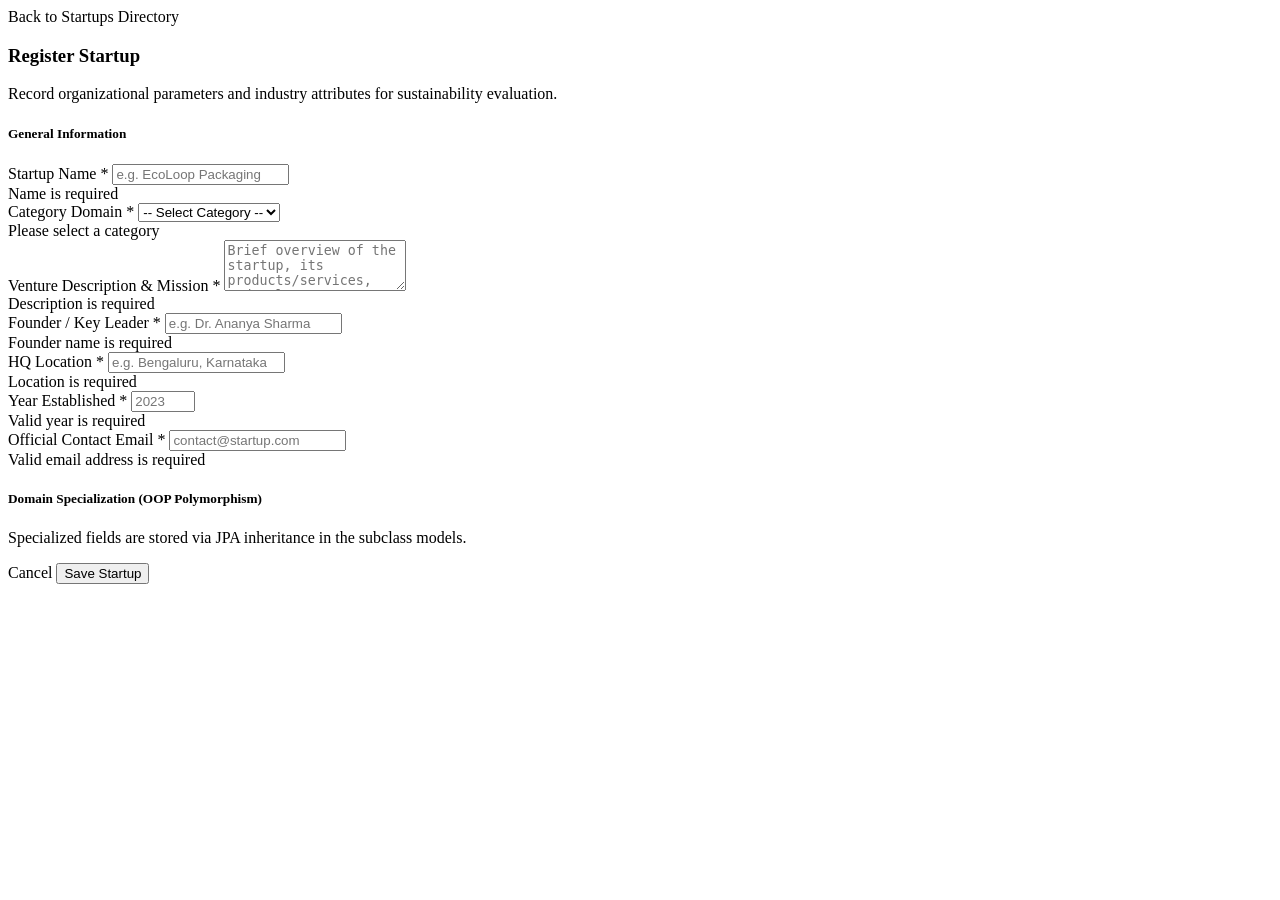
<file: src/main/resources/templates/startups/form.html>
<!DOCTYPE html>
<html lang="en" xmlns:th="http://www.thymeleaf.org">
<head th:replace="~{fragments/layout :: head(${isEdit} ? 'Edit Startup' : 'Register Startup')}"></head>
<body class="bg-light">

<div th:replace="~{fragments/layout :: #wrapper}">
    <div th:fragment="content">
        <!-- Breadcrumb / Header -->
        <div class="mb-4">
            <a th:href="@{/startups}" class="text-decoration-none small text-muted">
                <i class="bi bi-arrow-left me-1"></i> Back to Startups Directory
            </a>
            <h3 class="fw-bold mt-2 mb-1 text-dark" th:text="${isEdit} ? 'Edit Startup Details' : 'Register New Startup'">Register Startup</h3>
            <p class="text-muted small mb-0">Record organizational parameters and industry attributes for sustainability evaluation.</p>
        </div>

        <div class="row justify-content-center">
            <div class="col-12 col-lg-9">
                <div class="card border-0 bg-white p-4 p-md-5">
                    <form th:action="@{/startups/save}" th:object="${startupForm}" method="post">
                        <input type="hidden" th:field="*{id}">

                        <!-- General Information Section -->
                        <h5 class="fw-bold text-dark border-bottom pb-2 mb-3">General Information</h5>

                        <div class="row g-3 mb-3">
                            <div class="col-12 col-md-7">
                                <label for="name" class="form-label small fw-semibold text-dark">Startup Name <span class="text-danger">*</span></label>
                                <input type="text" class="form-control" id="name" th:field="*{name}"
                                       placeholder="e.g. EcoLoop Packaging" th:errorclass="is-invalid">
                                <div class="invalid-feedback" th:errors="*{name}">Name is required</div>
                            </div>

                            <div class="col-12 col-md-5">
                                <label for="category" class="form-label small fw-semibold text-dark">Category Domain <span class="text-danger">*</span></label>
                                <select class="form-select" id="category" th:field="*{category}" th:errorclass="is-invalid" onchange="toggleCategoryFields()">
                                    <option value="">-- Select Category --</option>
                                    <option th:each="cat : ${categories}"
                                            th:value="${cat}"
                                            th:text="${cat.displayName}">Tech Startup</option>
                                </select>
                                <div class="invalid-feedback" th:errors="*{category}">Please select a category</div>
                            </div>
                        </div>

                        <div class="mb-3">
                            <label for="description" class="form-label small fw-semibold text-dark">Venture Description &amp; Mission <span class="text-danger">*</span></label>
                            <textarea class="form-control" id="description" th:field="*{description}" rows="3"
                                      placeholder="Brief overview of the startup, its products/services, and value proposition..."
                                      th:errorclass="is-invalid"></textarea>
                            <div class="invalid-feedback" th:errors="*{description}">Description is required</div>
                        </div>

                        <div class="row g-3 mb-4">
                            <div class="col-12 col-md-4">
                                <label for="founderName" class="form-label small fw-semibold text-dark">Founder / Key Leader <span class="text-danger">*</span></label>
                                <input type="text" class="form-control" id="founderName" th:field="*{founderName}"
                                       placeholder="e.g. Dr. Ananya Sharma" th:errorclass="is-invalid">
                                <div class="invalid-feedback" th:errors="*{founderName}">Founder name is required</div>
                            </div>

                            <div class="col-12 col-md-4">
                                <label for="location" class="form-label small fw-semibold text-dark">HQ Location <span class="text-danger">*</span></label>
                                <input type="text" class="form-control" id="location" th:field="*{location}"
                                       placeholder="e.g. Bengaluru, Karnataka" th:errorclass="is-invalid">
                                <div class="invalid-feedback" th:errors="*{location}">Location is required</div>
                            </div>

                            <div class="col-12 col-md-4">
                                <label for="yearEstablished" class="form-label small fw-semibold text-dark">Year Established <span class="text-danger">*</span></label>
                                <input type="number" class="form-control" id="yearEstablished" th:field="*{yearEstablished}"
                                       placeholder="2023" min="1900" max="2030" th:errorclass="is-invalid">
                                <div class="invalid-feedback" th:errors="*{yearEstablished}">Valid year is required</div>
                            </div>
                        </div>

                        <div class="mb-4">
                            <label for="contactEmail" class="form-label small fw-semibold text-dark">Official Contact Email <span class="text-danger">*</span></label>
                            <input type="email" class="form-control" id="contactEmail" th:field="*{contactEmail}"
                                   placeholder="contact@startup.com" th:errorclass="is-invalid">
                            <div class="invalid-feedback" th:errors="*{contactEmail}">Valid email address is required</div>
                        </div>

                        <!-- Specialized Category Attributes (OOP Polymorphic Fields) -->
                        <h5 class="fw-bold text-dark border-bottom pb-2 mb-3">Domain Specialization (OOP Polymorphism)</h5>
                        <p class="text-muted small">Specialized fields are stored via JPA inheritance in the subclass models.</p>

                        <!-- Tech Startup Specific -->
                        <div id="techFields" class="category-block row g-3 mb-3 p-3 bg-light rounded-3 border">
                            <div class="col-12"><strong class="text-primary small text-uppercase">Tech Startup Attributes</strong></div>
                            <div class="col-12 col-md-8">
                                <label class="form-label small fw-semibold">Primary Technology Stack</label>
                                <input type="text" class="form-control form-control-sm" th:field="*{primaryTechStack}"
                                       placeholder="e.g. Rust, PyTorch, Distributed Cloud">
                            </div>
                            <div class="col-12 col-md-4">
                                <label class="form-label small fw-semibold">Granted / Filed Patents</label>
                                <input type="number" class="form-control form-control-sm" th:field="*{patentCount}" placeholder="0">
                            </div>
                        </div>

                        <!-- Green Startup Specific -->
                        <div id="greenFields" class="category-block row g-3 mb-3 p-3 bg-light rounded-3 border">
                            <div class="col-12"><strong class="text-success small text-uppercase">Green Startup Attributes</strong></div>
                            <div class="col-12 col-md-6">
                                <label class="form-label small fw-semibold">Annual Carbon Offset (Tons CO2e)</label>
                                <input type="number" step="0.1" class="form-control form-control-sm" th:field="*{estimatedCarbonOffsetTons}" placeholder="e.g. 450.0">
                            </div>
                            <div class="col-12 col-md-6">
                                <label class="form-label small fw-semibold">Renewable Energy Utilization (%)</label>
                                <input type="number" step="0.1" class="form-control form-control-sm" th:field="*{renewableEnergyPercentage}" placeholder="e.g. 85.5">
                            </div>
                        </div>

                        <!-- Health Startup Specific -->
                        <div id="healthFields" class="category-block row g-3 mb-3 p-3 bg-light rounded-3 border">
                            <div class="col-12"><strong class="text-info small text-uppercase">Health Startup Attributes</strong></div>
                            <div class="col-12 col-md-6">
                                <label class="form-label small fw-semibold">Clinical Development Phase</label>
                                <input type="text" class="form-control form-control-sm" th:field="*{clinicalPhase}" placeholder="e.g. Phase II Trials">
                            </div>
                            <div class="col-12 col-md-6">
                                <label class="form-label small fw-semibold">Regulatory Compliance</label>
                                <div class="form-check mt-2">
                                    <input type="checkbox" class="form-check-input" th:field="*{hipaaOrGdprCompliant}" id="hipaaCheck">
                                    <label class="form-check-label small" for="hipaaCheck">HIPAA / CDSCO Compliant</label>
                                </div>
                            </div>
                        </div>

                        <!-- Social Startup Specific -->
                        <div id="socialFields" class="category-block row g-3 mb-4 p-3 bg-light rounded-3 border">
                            <div class="col-12"><strong class="text-warning-emphasis small text-uppercase">Social Startup Attributes</strong></div>
                            <div class="col-12 col-md-6">
                                <label class="form-label small fw-semibold">Beneficiaries Reached (Lives Impacted)</label>
                                <input type="number" class="form-control form-control-sm" th:field="*{beneficiariesReached}" placeholder="e.g. 25000">
                            </div>
                            <div class="col-12 col-md-6">
                                <label class="form-label small fw-semibold">UN SDG Alignment</label>
                                <input type="text" class="form-control form-control-sm" th:field="*{unSdgAlignment}" placeholder="e.g. SDG 3, SDG 6">
                            </div>
                        </div>

                        <!-- Submit Buttons -->
                        <div class="d-flex justify-content-end gap-2 pt-3 border-top">
                            <a th:href="@{/startups}" class="btn btn-outline-secondary">Cancel</a>
                            <button type="submit" class="btn btn-emerald px-4">
                                <i class="bi bi-check-lg me-1"></i> <span th:text="${isEdit} ? 'Update Startup' : 'Save Startup'">Save Startup</span>
                            </button>
                        </div>
                    </form>
                </div>
            </div>
        </div>

        <script>
            function toggleCategoryFields() {
                var category = document.getElementById('category').value;
                document.querySelectorAll('.category-block').forEach(function(el) {
                    el.style.display = 'none';
                });

                if (category === 'TechStartup') {
                    document.getElementById('techFields').style.display = 'flex';
                } else if (category === 'GreenStartup') {
                    document.getElementById('greenFields').style.display = 'flex';
                } else if (category === 'HealthStartup') {
                    document.getElementById('healthFields').style.display = 'flex';
                } else if (category === 'SocialStartup') {
                    document.getElementById('socialFields').style.display = 'flex';
                }
            }
            document.addEventListener('DOMContentLoaded', toggleCategoryFields);
        </script>
    </div>
</div>

</body>
</html>
</file>
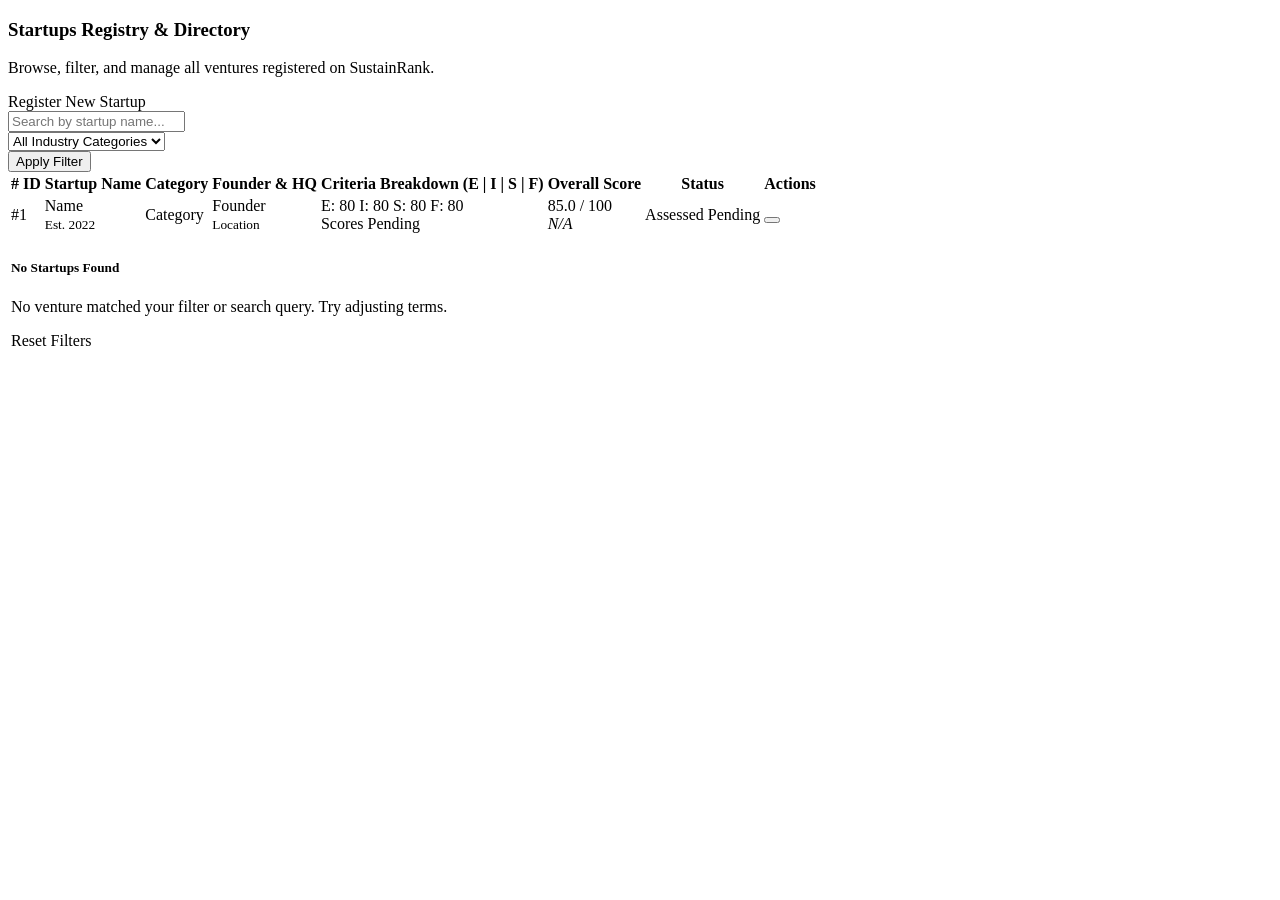
<file: src/main/resources/templates/startups/list.html>
<!DOCTYPE html>
<html lang="en" xmlns:th="http://www.thymeleaf.org">
<head th:replace="~{fragments/layout :: head('Startups Directory')}"></head>
<body class="bg-light">

<div th:replace="~{fragments/layout :: #wrapper}">
    <div th:fragment="content">
        <!-- Header -->
        <div class="d-flex flex-column flex-md-row justify-content-between align-items-md-center gap-3 mb-4">
            <div>
                <h3 class="fw-bold mb-1 text-dark">Startups Registry &amp; Directory</h3>
                <p class="text-muted small mb-0">Browse, filter, and manage all ventures registered on SustainRank.</p>
            </div>
            <div>
                <a th:href="@{/startups/new}" class="btn btn-emerald btn-sm d-flex align-items-center gap-2">
                    <i class="bi bi-plus-circle"></i> Register New Startup
                </a>
            </div>
        </div>

        <!-- Filter & Search Toolbar -->
        <div class="card border-0 bg-white p-3 mb-4">
            <form th:action="@{/startups}" method="get" class="row g-2 align-items-center">
                <div class="col-12 col-md-5">
                    <div class="input-group input-group-sm">
                        <span class="input-group-text bg-light text-muted border-end-0"><i class="bi bi-search"></i></span>
                        <input type="text" name="query" class="form-control bg-light border-start-0"
                               placeholder="Search by startup name..." th:value="${searchQuery}">
                    </div>
                </div>
                <div class="col-12 col-md-4">
                    <select name="category" class="form-select form-select-sm bg-light">
                        <option value="">All Industry Categories</option>
                        <option th:each="cat : ${categories}"
                                th:value="${cat}"
                                th:text="${cat.displayName}"
                                th:selected="${selectedCategory == cat}">Category</option>
                    </select>
                </div>
                <div class="col-12 col-md-3 d-flex gap-2">
                    <button type="submit" class="btn btn-dark btn-sm flex-grow-1">
                        <i class="bi bi-funnel"></i> Apply Filter
                    </button>
                    <a th:href="@{/startups}" class="btn btn-outline-secondary btn-sm" title="Clear Filters">
                        <i class="bi bi-x-circle"></i>
                    </a>
                </div>
            </form>
        </div>

        <!-- Startups Table -->
        <div class="card border-0 bg-white p-4">
            <div class="table-responsive">
                <table class="table table-hover align-middle mb-0">
                    <thead class="table-light small text-uppercase text-muted">
                        <tr>
                            <th># ID</th>
                            <th>Startup Name</th>
                            <th>Category</th>
                            <th>Founder &amp; HQ</th>
                            <th>Criteria Breakdown (E | I | S | F)</th>
                            <th>Overall Score</th>
                            <th>Status</th>
                            <th class="text-end">Actions</th>
                        </tr>
                    </thead>
                    <tbody>
                        <tr th:each="startup : ${startups}">
                            <td class="text-muted small fw-bold" th:text="'#' + ${startup.id}">#1</td>
                            <td>
                                <div class="fw-bold text-dark">
                                    <a th:href="@{'/startups/' + ${startup.id}}" class="text-decoration-none text-dark" th:text="${startup.name}">Name</a>
                                </div>
                                <small class="text-muted" th:text="'Founded ' + ${startup.yearEstablished} + ' • ' + ${startup.contactEmail}">Est. 2022</small>
                            </td>
                            <td>
                                <span th:class="'badge ' +
                                      (${startup.category.name() == 'TechStartup'} ? 'badge-tech' :
                                      (${startup.category.name() == 'GreenStartup'} ? 'badge-green' :
                                      (${startup.category.name() == 'HealthStartup'} ? 'badge-health' : 'badge-social')))"
                                      th:text="${startup.category.displayName}">Category</span>
                            </td>
                            <td>
                                <div class="small fw-medium text-dark" th:text="${startup.founderName}">Founder</div>
                                <small class="text-muted" th:text="${startup.location}">Location</small>
                            </td>
                            <td>
                                <div th:if="${startup.isAssessed}" class="d-flex align-items-center gap-1 small">
                                    <span class="badge bg-success-subtle text-success" title="Environmental Score" th:text="'E: ' + ${startup.environmentalScore}">E: 80</span>
                                    <span class="badge bg-primary-subtle text-primary" title="Innovation Score" th:text="'I: ' + ${startup.innovationScore}">I: 80</span>
                                    <span class="badge bg-warning-subtle text-warning-emphasis" title="Social Impact Score" th:text="'S: ' + ${startup.socialImpactScore}">S: 80</span>
                                    <span class="badge bg-info-subtle text-info-emphasis" title="Financial Viability Score" th:text="'F: ' + ${startup.financialViabilityScore}">F: 80</span>
                                </div>
                                <div th:unless="${startup.isAssessed}" class="text-muted small">
                                    <span class="badge bg-light text-muted border">Scores Pending</span>
                                </div>
                            </td>
                            <td>
                                <div th:if="${startup.isAssessed}">
                                    <span class="fw-bold fs-6 text-emerald" th:text="${startup.overallScore} + ' / 100'">85.0 / 100</span>
                                </div>
                                <div th:unless="${startup.isAssessed}" class="text-muted small">
                                    <em>N/A</em>
                                </div>
                            </td>
                            <td>
                                <span th:if="${startup.isAssessed}" class="badge bg-success-subtle text-success border border-success-subtle">
                                    <i class="bi bi-check2"></i> Assessed
                                </span>
                                <span th:unless="${startup.isAssessed}" class="badge bg-secondary-subtle text-secondary border">
                                    <i class="bi bi-hourglass-split"></i> Pending
                                </span>
                            </td>
                            <td class="text-end">
                                <div class="btn-group btn-group-sm">
                                    <a th:href="@{'/startups/' + ${startup.id}}" class="btn btn-outline-secondary" title="View Profile">
                                        <i class="bi bi-eye"></i>
                                    </a>
                                    <a th:href="@{'/assess/' + ${startup.id}}" class="btn btn-outline-success" title="Sustainability Assessment">
                                        <i class="bi bi-sliders"></i>
                                    </a>
                                    <a th:href="@{'/startups/' + ${startup.id} + '/edit'}" class="btn btn-outline-primary" title="Edit Startup Details">
                                        <i class="bi bi-pencil"></i>
                                    </a>
                                    <button type="button" class="btn btn-outline-danger" title="Delete Startup"
                                            th:onclick="'confirmDelete(' + ${startup.id} + ', \'' + ${startup.name} + '\')'">
                                        <i class="bi bi-trash"></i>
                                    </button>
                                </div>
                            </td>
                        </tr>
                        <tr th:if="${#lists.isEmpty(startups)}">
                            <td colspan="8" class="text-center py-5">
                                <div class="text-muted mb-2"><i class="bi bi-search fs-1"></i></div>
                                <h5 class="fw-bold text-dark">No Startups Found</h5>
                                <p class="text-muted small">No venture matched your filter or search query. Try adjusting terms.</p>
                                <a th:href="@{/startups}" class="btn btn-sm btn-outline-secondary">Reset Filters</a>
                            </td>
                        </tr>
                    </tbody>
                </table>
            </div>
        </div>

        <!-- Hidden delete form for modal or javascript confirmation -->
        <form id="deleteForm" method="post" style="display: none;">
        </form>

        <script>
            function confirmDelete(id, name) {
                if (confirm('Are you sure you want to delete startup "' + name + '"? This operation cannot be undone.')) {
                    var form = document.getElementById('deleteForm');
                    form.action = '/startups/' + id + '/delete';
                    form.submit();
                }
            }
        </script>
    </div>
</div>

</body>
</html>
</file>
